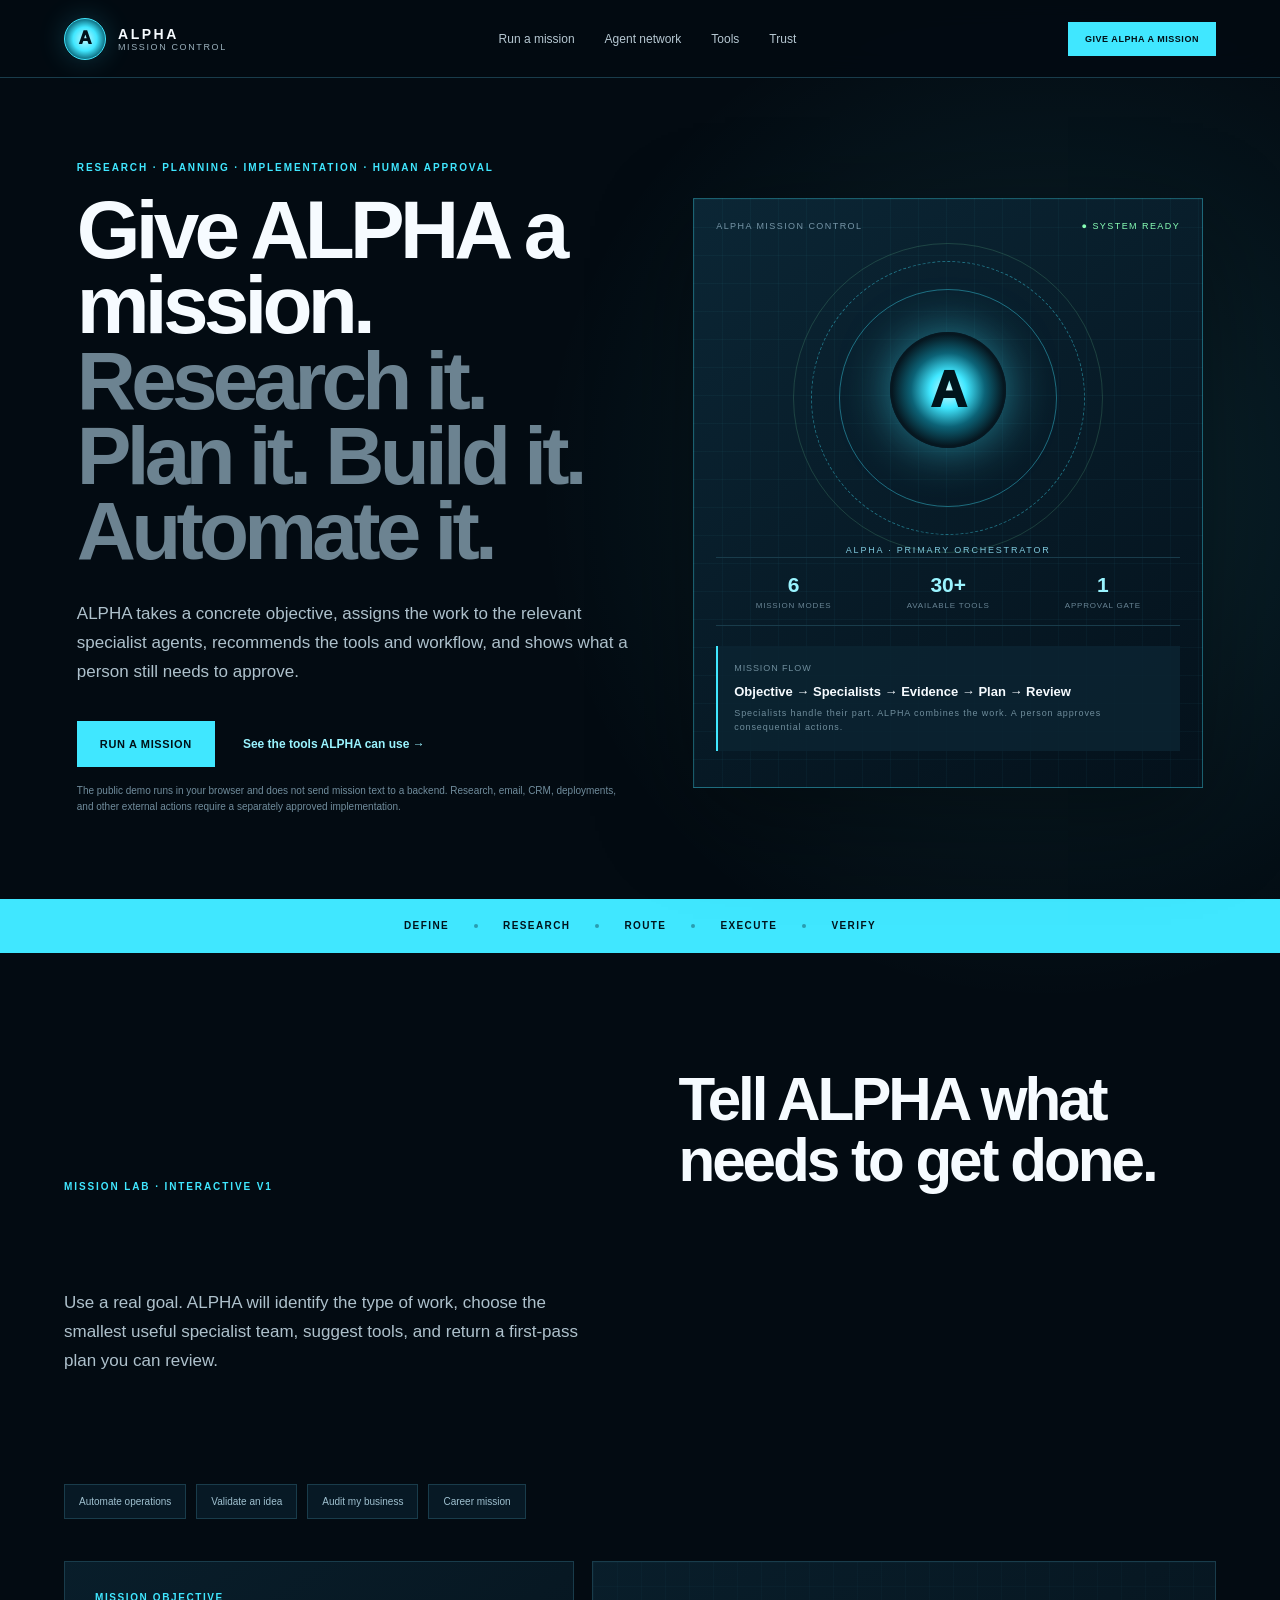
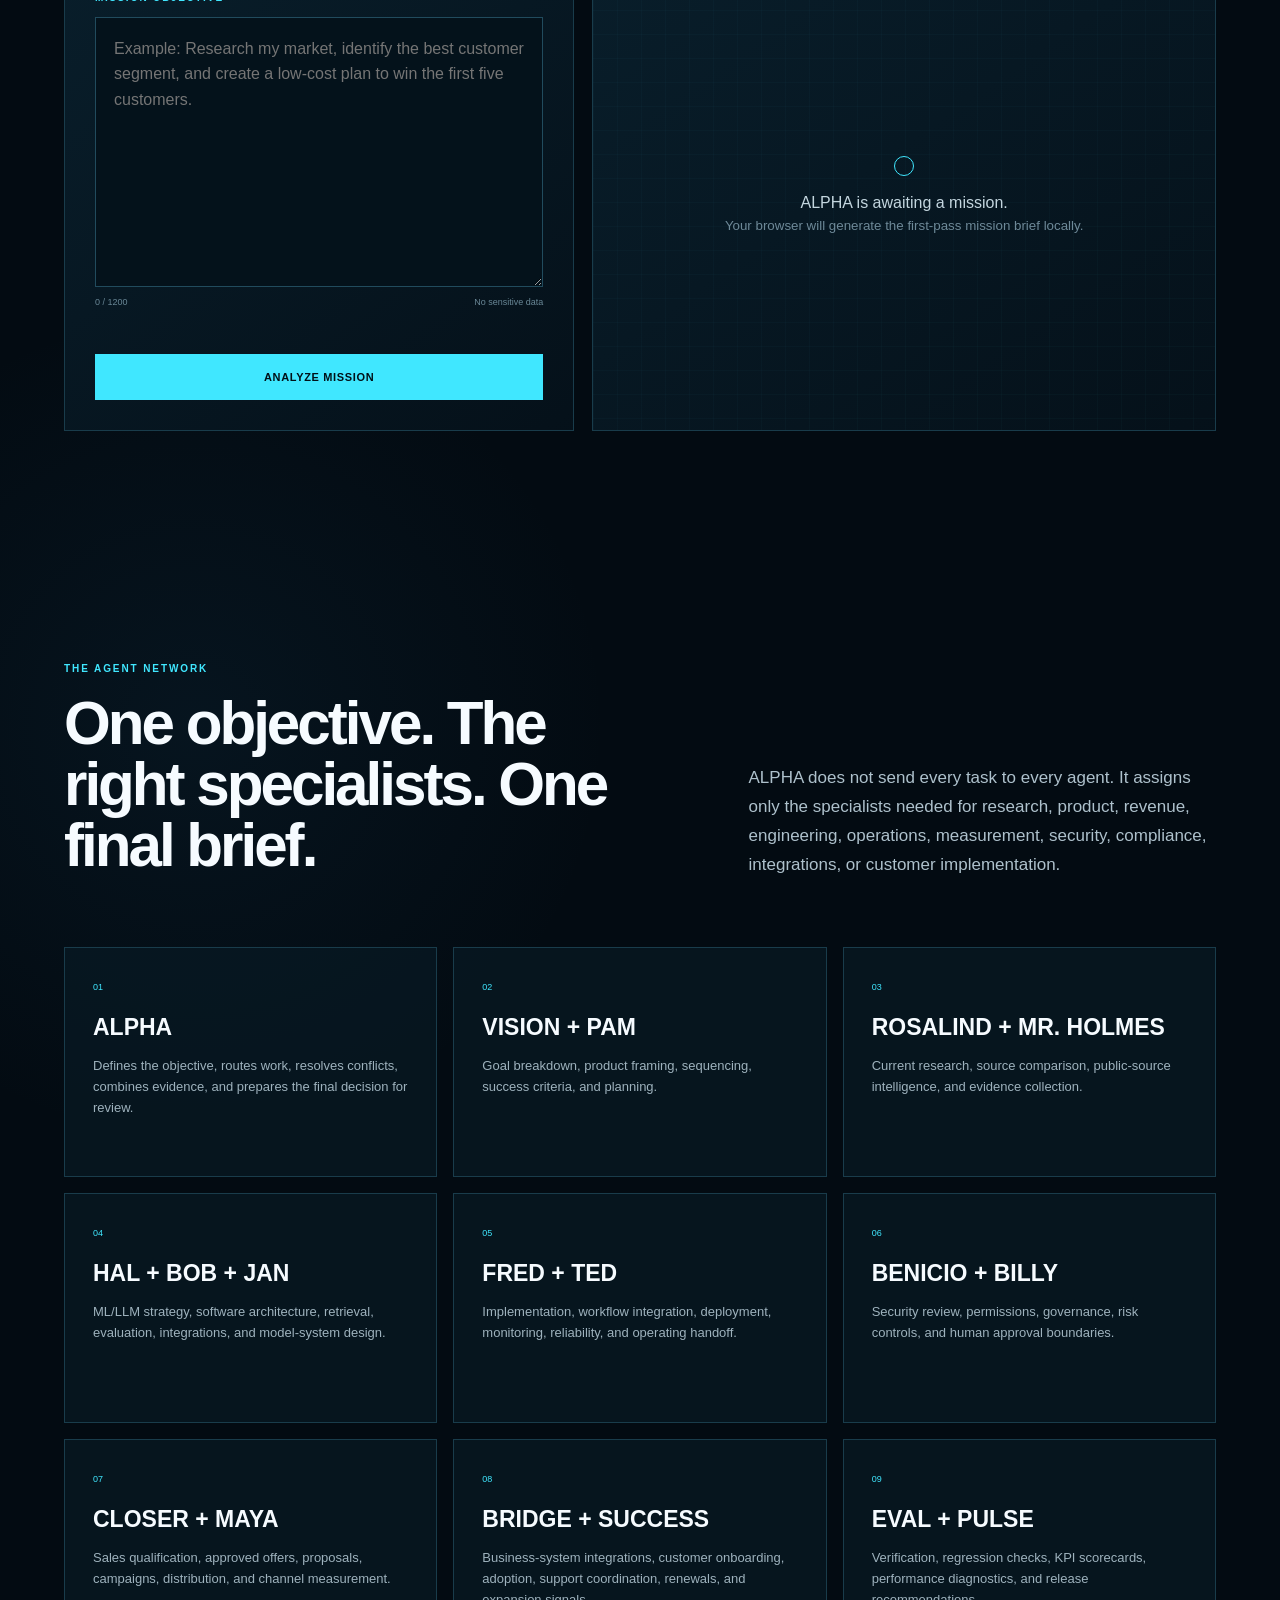
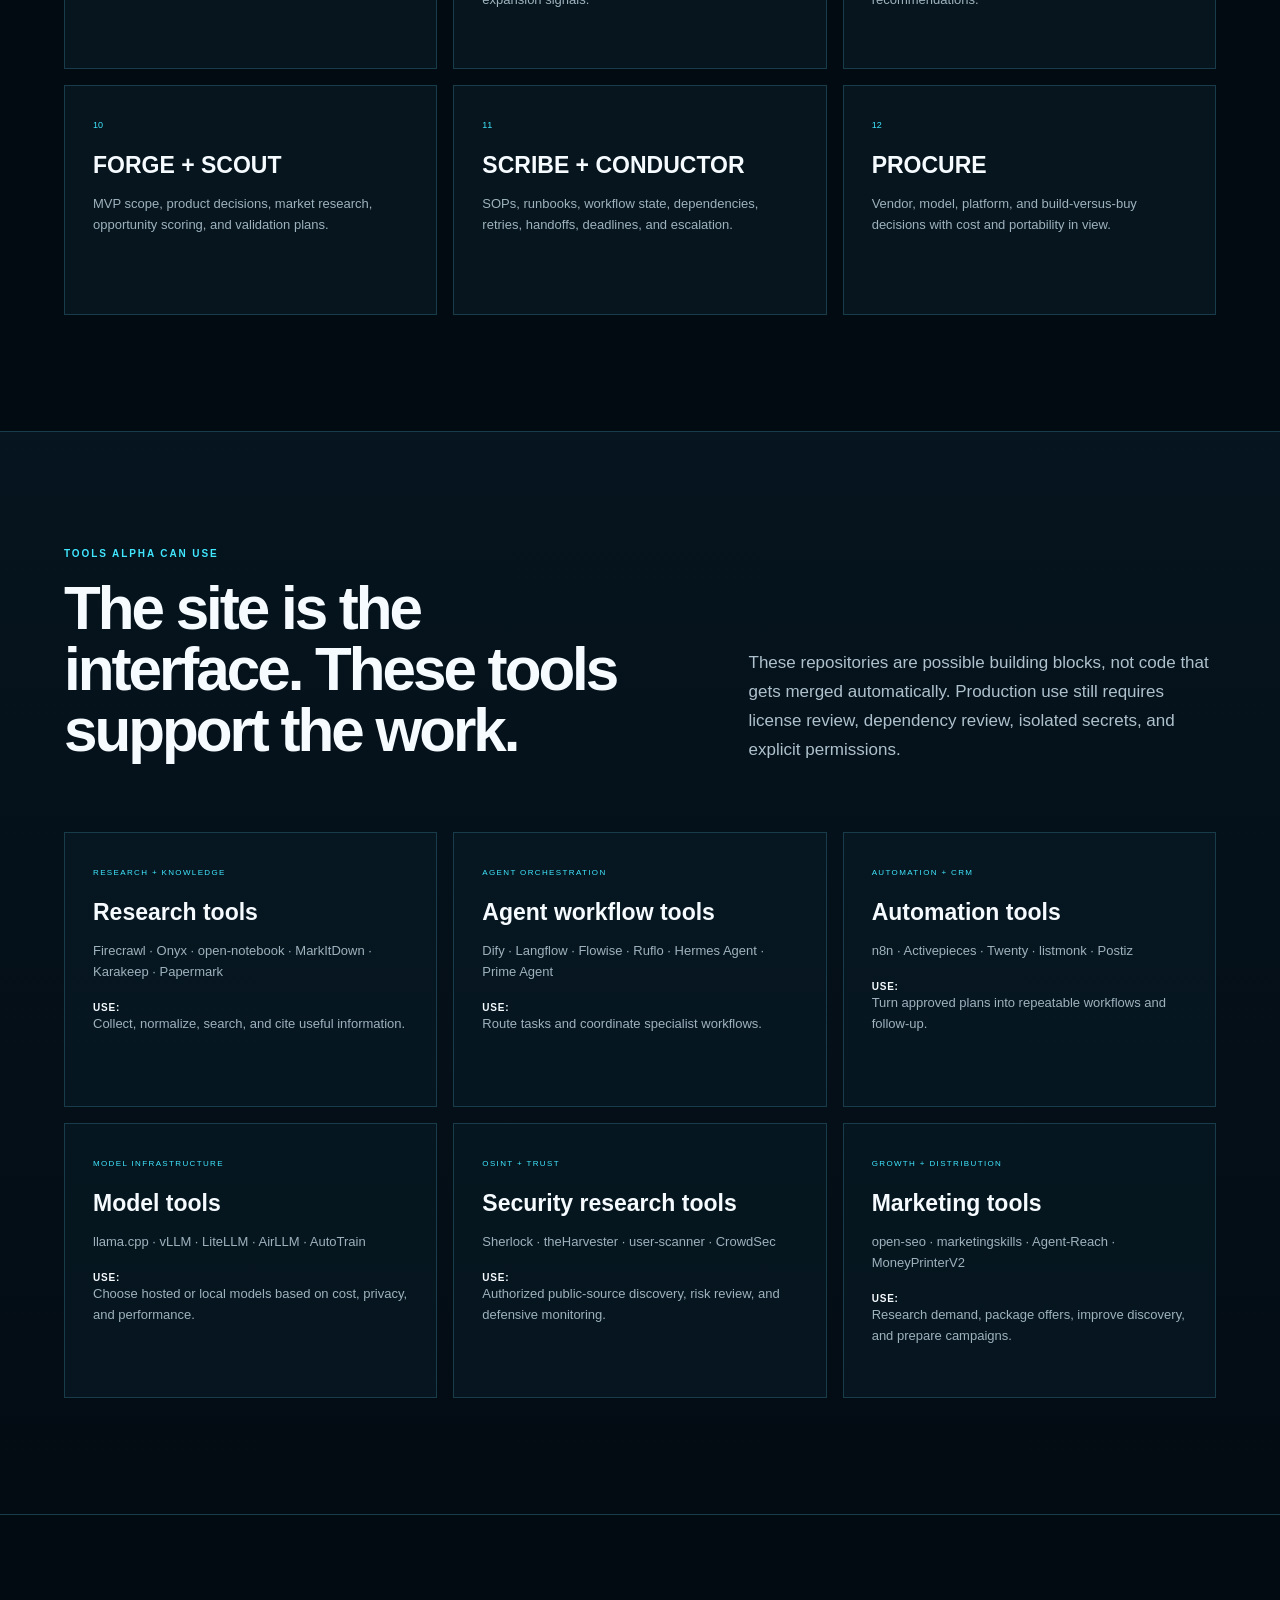
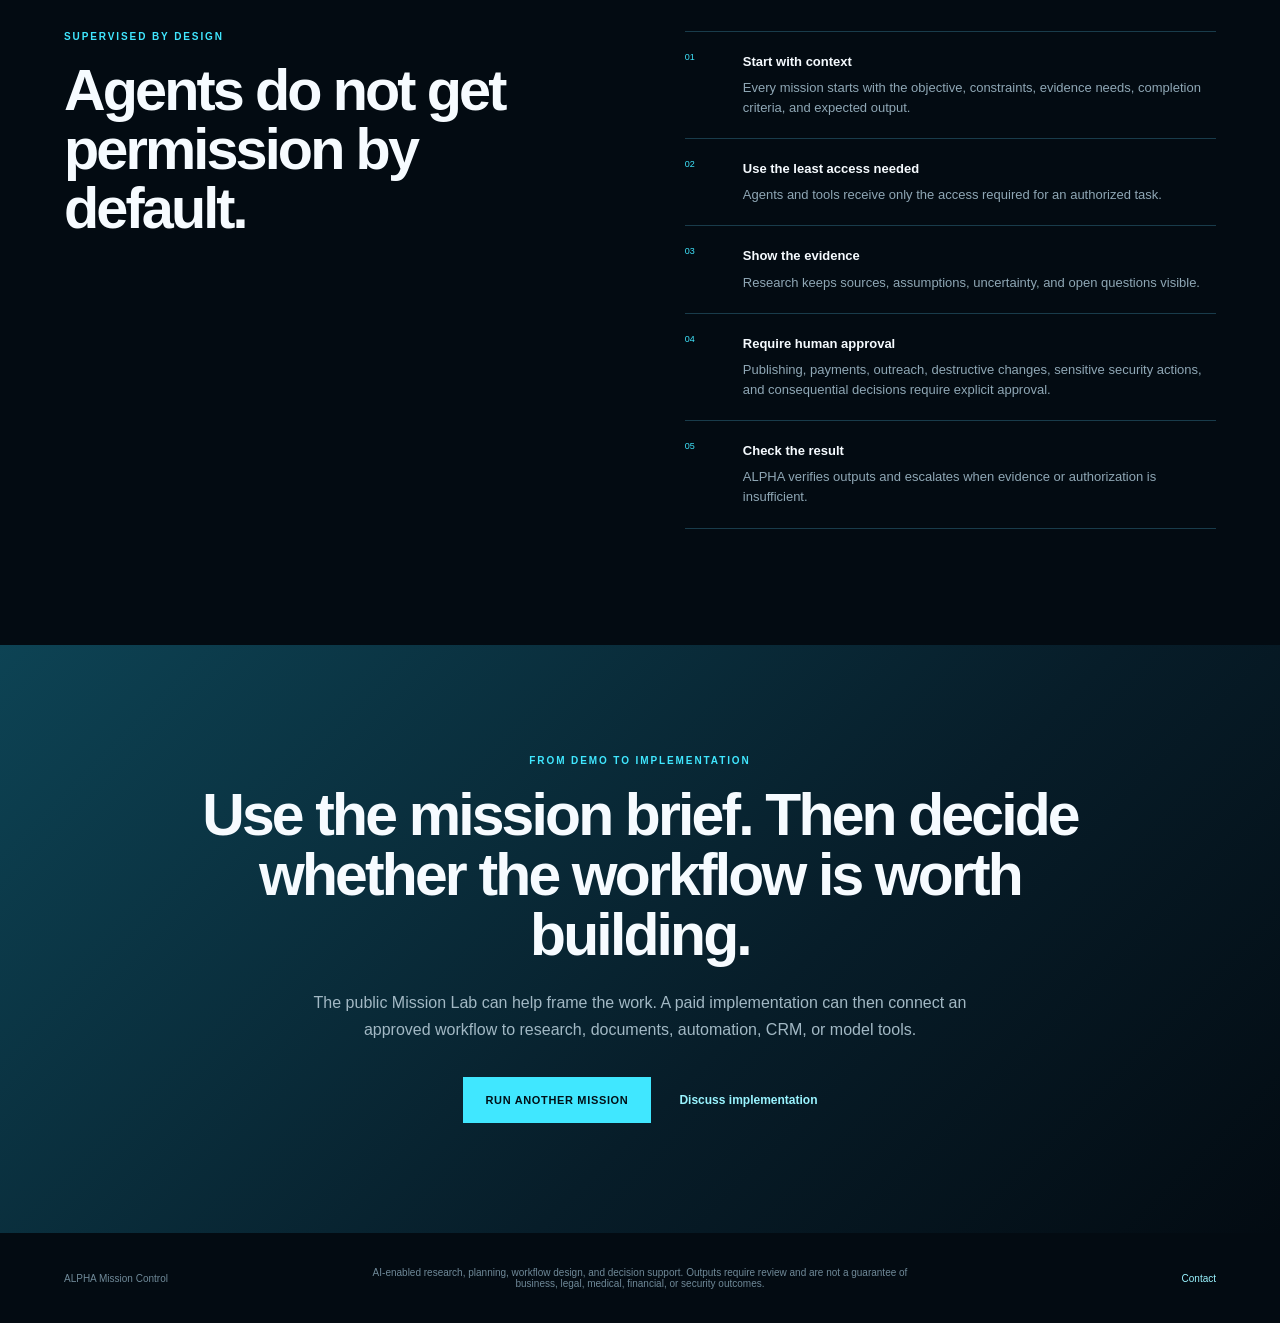
<file: index.html>
<!doctype html>
<html lang="en">
<head>
  <meta charset="utf-8">
  <meta name="viewport" content="width=device-width, initial-scale=1">
  <title>ALPHA Mission Control — Research. Plan. Build. Automate.</title>
  <meta name="description" content="Give ALPHA a concrete objective. It assigns the relevant specialists and returns a research-backed plan with clear human approval points.">
  <meta name="referrer" content="strict-origin-when-cross-origin">
  <meta http-equiv="Content-Security-Policy" content="default-src 'self'; script-src 'self'; style-src 'self'; img-src 'self' data:; font-src 'self'; connect-src 'none'; object-src 'none'; base-uri 'self'; form-action 'none'; upgrade-insecure-requests">
  <meta http-equiv="Permissions-Policy" content="camera=(), microphone=(), geolocation=(), payment=(), usb=()">
  <link rel="stylesheet" href="./styles.css">
  <script src="./script.js" defer></script>
</head>
<body>
  <header class="nav">
    <a class="brand" href="#top" aria-label="ALPHA Mission Control home">
      <span class="brand-mark">A</span>
      <span><strong>ALPHA</strong><small>MISSION CONTROL</small></span>
    </a>
    <nav aria-label="Primary navigation">
      <a href="#mission">Run a mission</a>
      <a href="#network">Agent network</a>
      <a href="#stack">Tools</a>
      <a href="#trust">Trust</a>
    </nav>
    <a class="button button-small" href="#mission">Give ALPHA a mission</a>
  </header>

  <main id="top">
    <section class="hero">
      <div class="hero-copy">
        <p class="eyebrow">Research · planning · implementation · human approval</p>
        <h1>Give ALPHA a mission. <span>Research it. Plan it. Build it. Automate it.</span></h1>
        <p class="lead">ALPHA takes a concrete objective, assigns the work to the relevant specialist agents, recommends the tools and workflow, and shows what a person still needs to approve.</p>
        <div class="actions">
          <a class="button" href="#mission">Run a mission</a>
          <a class="text-link" href="#stack">See the tools ALPHA can use →</a>
        </div>
        <p class="micro">The public demo runs in your browser and does not send mission text to a backend. Research, email, CRM, deployments, and other external actions require a separately approved implementation.</p>
      </div>

      <aside class="command" aria-label="ALPHA system overview">
        <div class="command-head"><span>ALPHA MISSION CONTROL</span><span class="online">● SYSTEM READY</span></div>
        <div class="core-wrap">
          <div class="orbit one"></div><div class="orbit two"></div><div class="orbit three"></div>
          <div class="core">A</div>
          <small>ALPHA · PRIMARY ORCHESTRATOR</small>
        </div>
        <div class="stats">
          <div><b>6</b><span>mission modes</span></div>
          <div><b>30+</b><span>available tools</span></div>
          <div><b>1</b><span>approval gate</span></div>
        </div>
        <div class="mission-card">
          <small>MISSION FLOW</small>
          <strong>Objective → Specialists → Evidence → Plan → Review</strong>
          <span>Specialists handle their part. ALPHA combines the work. A person approves consequential actions.</span>
        </div>
      </aside>
    </section>

    <div class="method" aria-label="ALPHA workflow">
      <span>Define</span><i></i><span>Research</span><i></i><span>Route</span><i></i><span>Execute</span><i></i><span>Verify</span>
    </div>

    <section class="mission-lab" id="mission">
      <div class="mission-intro">
        <p class="eyebrow">Mission Lab · interactive v1</p>
        <h2>Tell ALPHA what needs to get done.</h2>
        <p class="lead">Use a real goal. ALPHA will identify the type of work, choose the smallest useful specialist team, suggest tools, and return a first-pass plan you can review.</p>
        <div class="examples" aria-label="Mission examples">
          <button type="button" data-example="Find the highest-impact repetitive workflow in my small business and create a practical automation plan.">Automate operations</button>
          <button type="button" data-example="Research whether my new product idea solves a real problem and build a validation plan before I spend money.">Validate an idea</button>
          <button type="button" data-example="Audit my company website and public digital footprint for growth opportunities and obvious security exposure.">Audit my business</button>
          <button type="button" data-example="Turn my current skills and projects into a focused job search and outreach strategy for forward deployed engineering roles.">Career mission</button>
        </div>
      </div>

      <div class="mission-workspace">
        <form id="mission-form" class="mission-form">
          <label for="mission-text">Mission objective</label>
          <textarea id="mission-text" maxlength="1200" required placeholder="Example: Research my market, identify the best customer segment, and create a low-cost plan to win the first five customers."></textarea>
          <div class="form-meta"><span id="char-count">0 / 1200</span><span>No sensitive data</span></div>
          <button class="button" type="submit">Analyze mission</button>
        </form>

        <section id="mission-result" class="result-panel" aria-live="polite">
          <div class="result-empty">
            <span class="pulse"></span>
            <p>ALPHA is awaiting a mission.</p>
            <small>Your browser will generate the first-pass mission brief locally.</small>
          </div>
        </section>
      </div>
    </section>

    <section class="section" id="network">
      <div class="section-head">
        <div><p class="eyebrow">The agent network</p><h2>One objective. The right specialists. One final brief.</h2></div>
        <p class="lead">ALPHA does not send every task to every agent. It assigns only the specialists needed for research, product, revenue, engineering, operations, measurement, security, compliance, integrations, or customer implementation.</p>
      </div>
      <div class="network-grid">
        <article><span>01</span><h3>ALPHA</h3><p>Defines the objective, routes work, resolves conflicts, combines evidence, and prepares the final decision for review.</p></article>
        <article><span>02</span><h3>VISION + PAM</h3><p>Goal breakdown, product framing, sequencing, success criteria, and planning.</p></article>
        <article><span>03</span><h3>ROSALIND + MR. HOLMES</h3><p>Current research, source comparison, public-source intelligence, and evidence collection.</p></article>
        <article><span>04</span><h3>HAL + BOB + JAN</h3><p>ML/LLM strategy, software architecture, retrieval, evaluation, integrations, and model-system design.</p></article>
        <article><span>05</span><h3>FRED + TED</h3><p>Implementation, workflow integration, deployment, monitoring, reliability, and operating handoff.</p></article>
        <article><span>06</span><h3>BENICIO + BILLY</h3><p>Security review, permissions, governance, risk controls, and human approval boundaries.</p></article>
        <article><span>07</span><h3>CLOSER + MAYA</h3><p>Sales qualification, approved offers, proposals, campaigns, distribution, and channel measurement.</p></article>
        <article><span>08</span><h3>BRIDGE + SUCCESS</h3><p>Business-system integrations, customer onboarding, adoption, support coordination, renewals, and expansion signals.</p></article>
        <article><span>09</span><h3>EVAL + PULSE</h3><p>Verification, regression checks, KPI scorecards, performance diagnostics, and release recommendations.</p></article>
        <article><span>10</span><h3>FORGE + SCOUT</h3><p>MVP scope, product decisions, market research, opportunity scoring, and validation plans.</p></article>
        <article><span>11</span><h3>SCRIBE + CONDUCTOR</h3><p>SOPs, runbooks, workflow state, dependencies, retries, handoffs, deadlines, and escalation.</p></article>
        <article><span>12</span><h3>PROCURE</h3><p>Vendor, model, platform, and build-versus-buy decisions with cost and portability in view.</p></article>
      </div>
    </section>

    <section class="stack-section" id="stack">
      <div class="section-head">
        <div><p class="eyebrow">Tools ALPHA can use</p><h2>The site is the interface. These tools support the work.</h2></div>
        <p class="lead">These repositories are possible building blocks, not code that gets merged automatically. Production use still requires license review, dependency review, isolated secrets, and explicit permissions.</p>
      </div>
      <div class="stack-grid">
        <article><small>RESEARCH + KNOWLEDGE</small><h3>Research tools</h3><p>Firecrawl · Onyx · open-notebook · MarkItDown · Karakeep · Papermark</p><b>Use:</b><span>Collect, normalize, search, and cite useful information.</span></article>
        <article><small>AGENT ORCHESTRATION</small><h3>Agent workflow tools</h3><p>Dify · Langflow · Flowise · Ruflo · Hermes Agent · Prime Agent</p><b>Use:</b><span>Route tasks and coordinate specialist workflows.</span></article>
        <article><small>AUTOMATION + CRM</small><h3>Automation tools</h3><p>n8n · Activepieces · Twenty · listmonk · Postiz</p><b>Use:</b><span>Turn approved plans into repeatable workflows and follow-up.</span></article>
        <article><small>MODEL INFRASTRUCTURE</small><h3>Model tools</h3><p>llama.cpp · vLLM · LiteLLM · AirLLM · AutoTrain</p><b>Use:</b><span>Choose hosted or local models based on cost, privacy, and performance.</span></article>
        <article><small>OSINT + TRUST</small><h3>Security research tools</h3><p>Sherlock · theHarvester · user-scanner · CrowdSec</p><b>Use:</b><span>Authorized public-source discovery, risk review, and defensive monitoring.</span></article>
        <article><small>GROWTH + DISTRIBUTION</small><h3>Marketing tools</h3><p>open-seo · marketingskills · Agent-Reach · MoneyPrinterV2</p><b>Use:</b><span>Research demand, package offers, improve discovery, and prepare campaigns.</span></article>
      </div>
    </section>

    <section class="section principles" id="trust">
      <div><p class="eyebrow">Supervised by design</p><h2>Agents do not get permission by default.</h2></div>
      <div class="principle-list">
        <div><span>01</span><p><b>Start with context</b>Every mission starts with the objective, constraints, evidence needs, completion criteria, and expected output.</p></div>
        <div><span>02</span><p><b>Use the least access needed</b>Agents and tools receive only the access required for an authorized task.</p></div>
        <div><span>03</span><p><b>Show the evidence</b>Research keeps sources, assumptions, uncertainty, and open questions visible.</p></div>
        <div><span>04</span><p><b>Require human approval</b>Publishing, payments, outreach, destructive changes, sensitive security actions, and consequential decisions require explicit approval.</p></div>
        <div><span>05</span><p><b>Check the result</b>ALPHA verifies outputs and escalates when evidence or authorization is insufficient.</p></div>
      </div>
    </section>

    <section class="cta">
      <p class="eyebrow">From demo to implementation</p>
      <h2>Use the mission brief. Then decide whether the workflow is worth building.</h2>
      <p>The public Mission Lab can help frame the work. A paid implementation can then connect an approved workflow to research, documents, automation, CRM, or model tools.</p>
      <div class="actions center">
        <a class="button" href="#mission">Run another mission</a>
        <a class="text-link" href="mailto:darnley.weekes@gmail.com?subject=ALPHA%20Mission%20Control%20Implementation">Discuss implementation</a>
      </div>
    </section>
  </main>

  <footer>
    <span>ALPHA Mission Control</span>
    <p>AI-enabled research, planning, workflow design, and decision support. Outputs require review and are not a guarantee of business, legal, medical, financial, or security outcomes.</p>
    <a href="mailto:darnley.weekes@gmail.com">Contact</a>
  </footer>
</body>
</html>
</file>
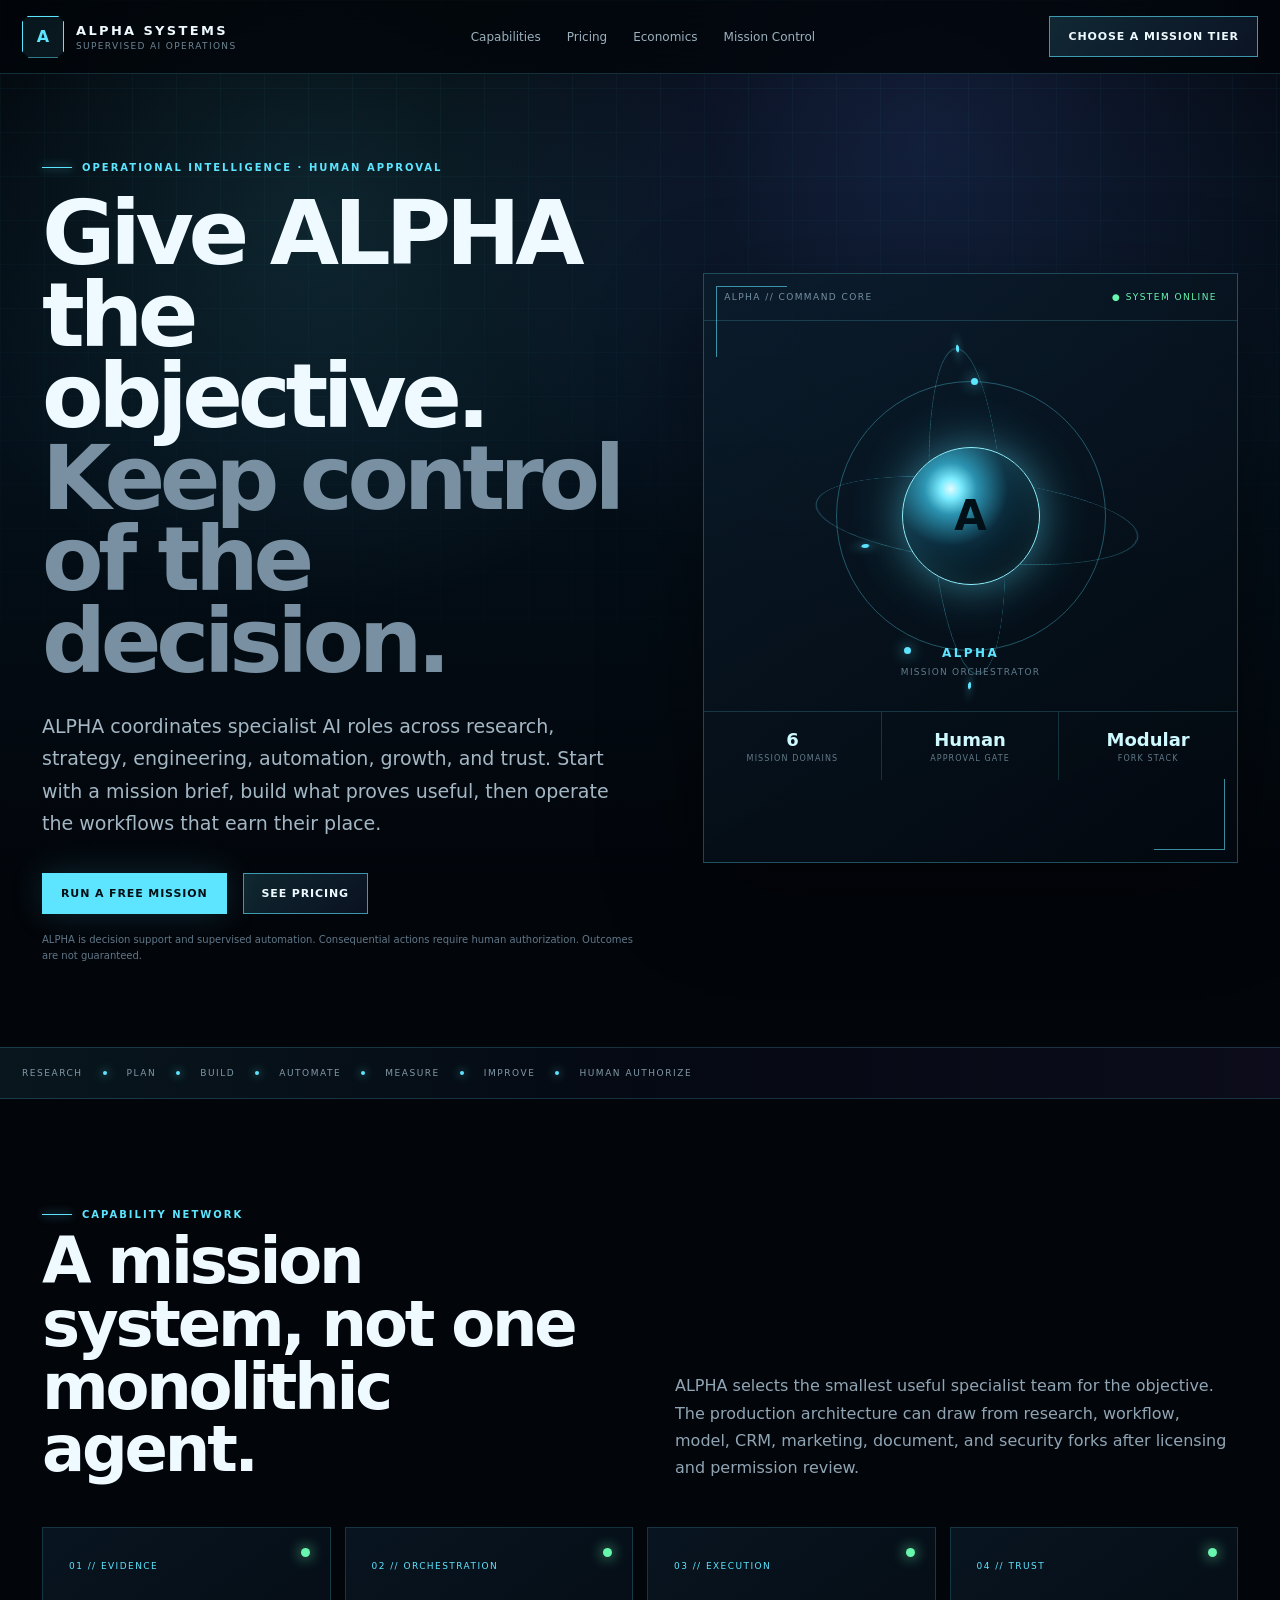
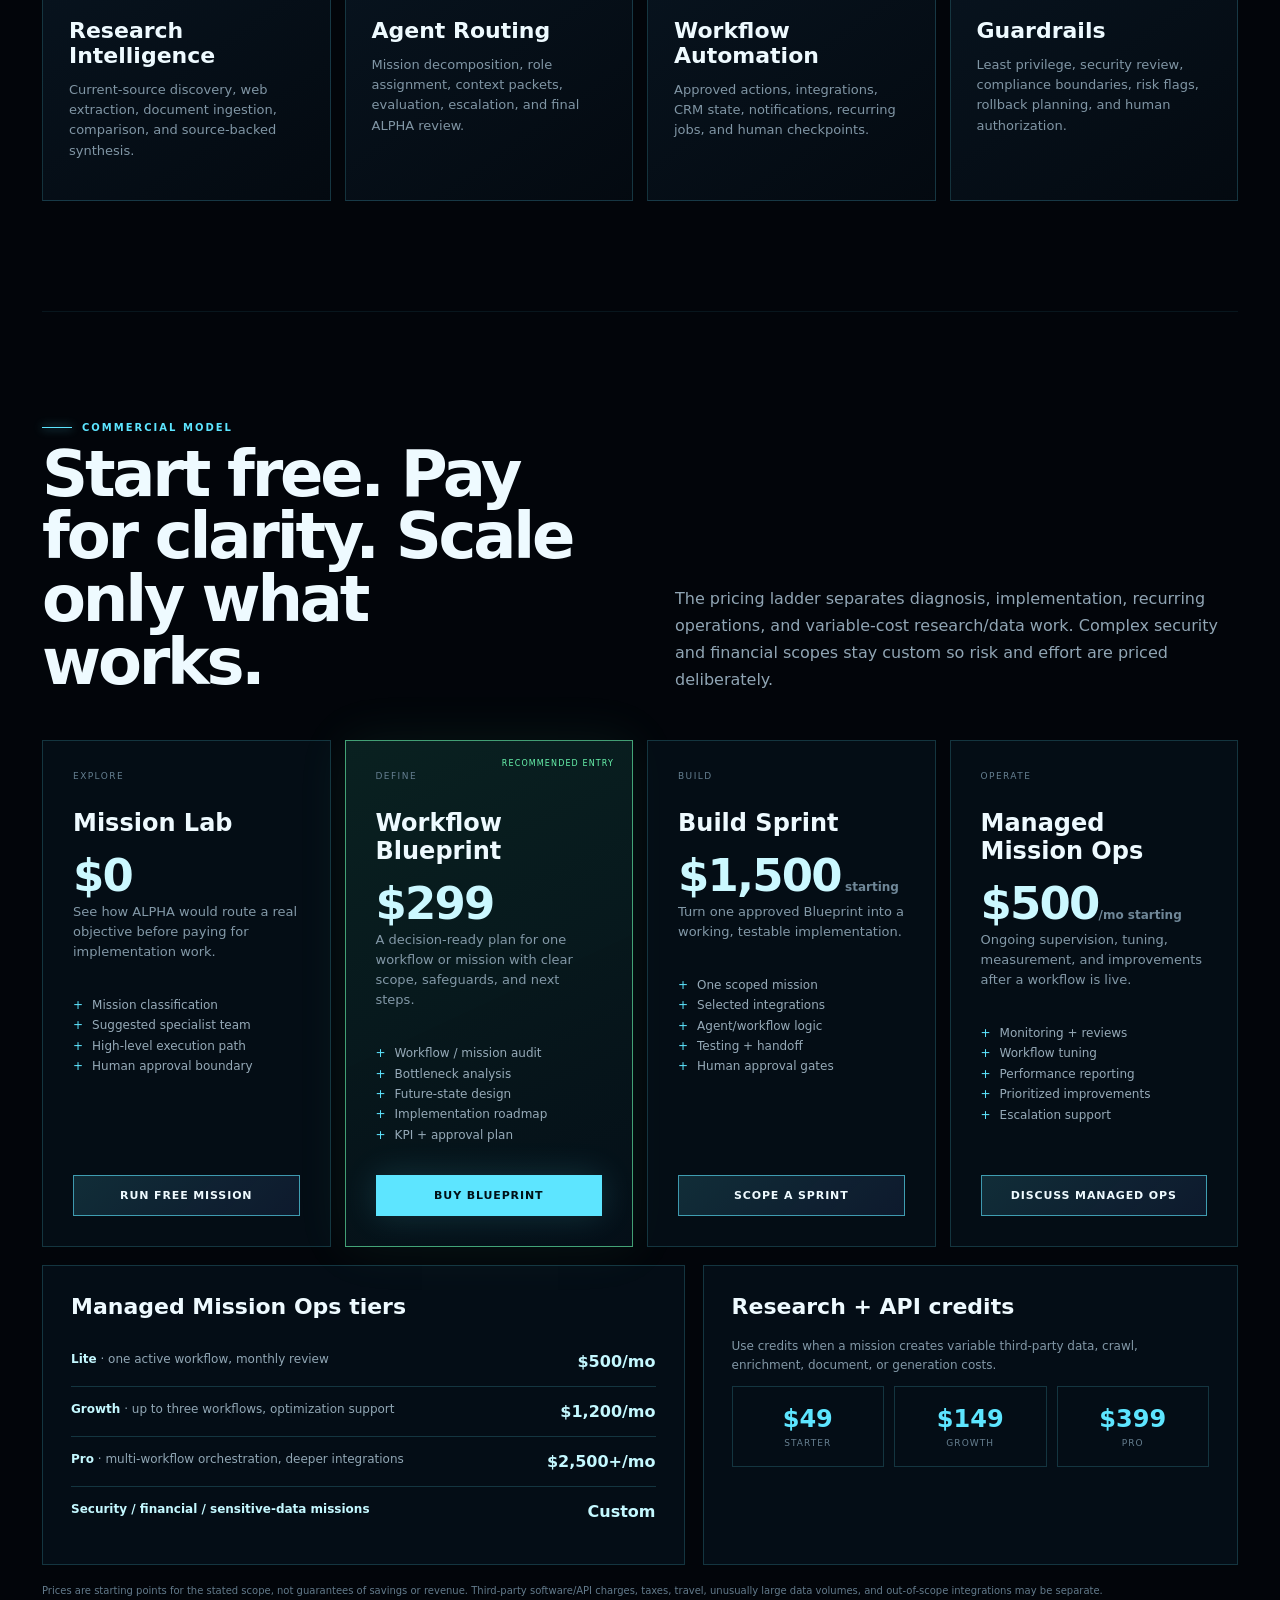
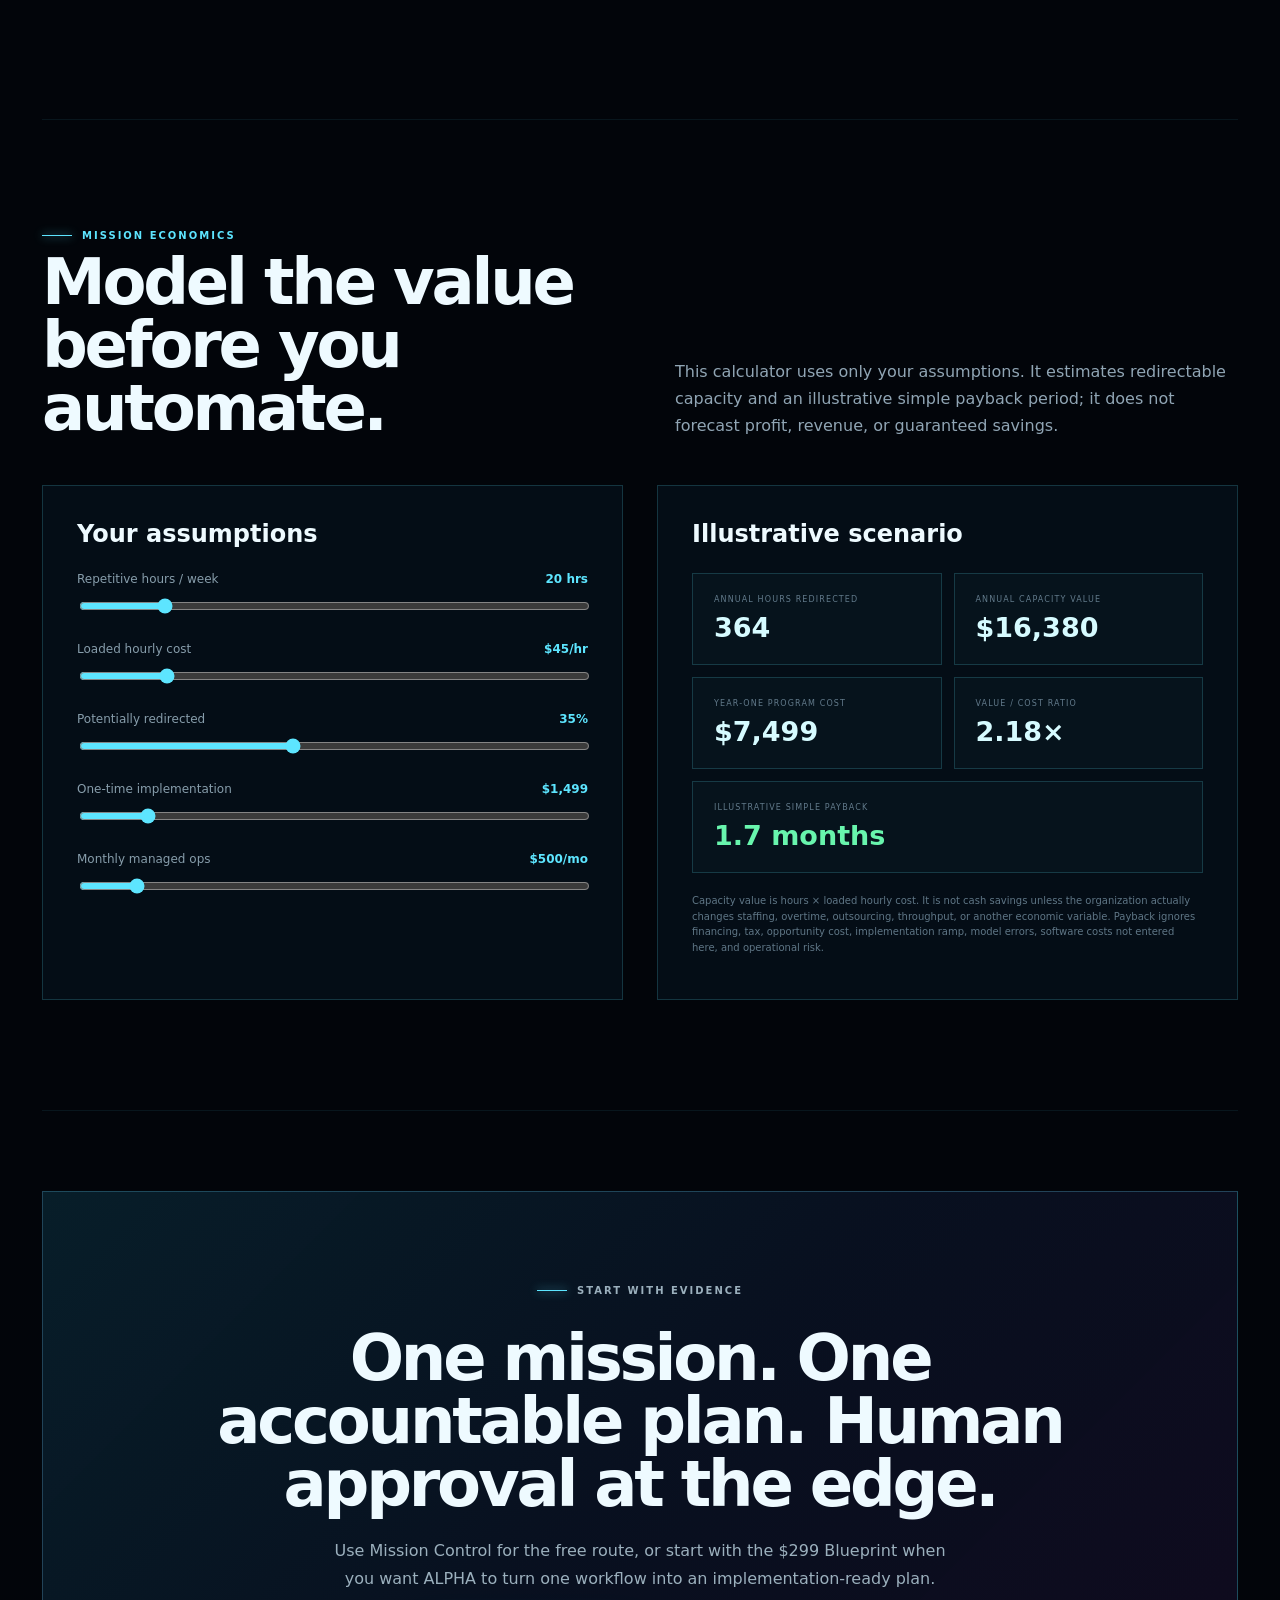
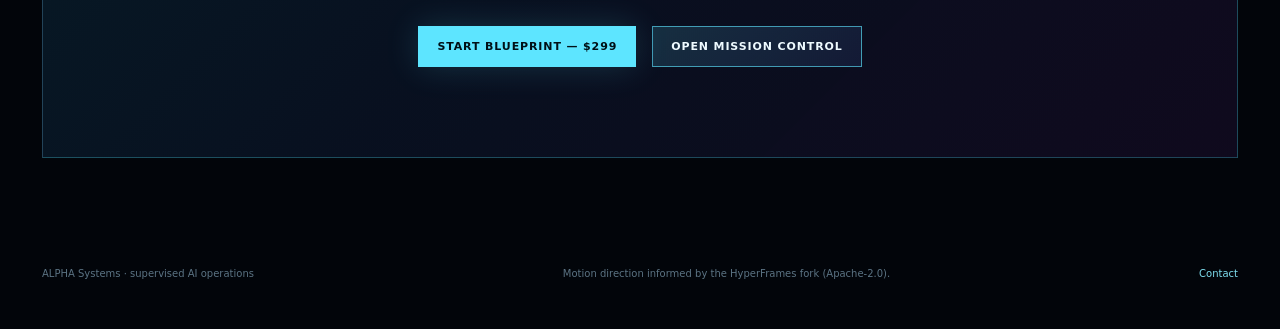
<file: alpha-systems/index.html>
<!doctype html>
<html lang="en">
<head>
  <meta charset="utf-8">
  <meta name="viewport" content="width=device-width, initial-scale=1">
  <title>ALPHA Systems — Supervised AI Operations</title>
  <meta name="description" content="ALPHA Systems turns business objectives into supervised AI missions: research, planning, implementation, automation, and managed operations.">
  <meta name="referrer" content="strict-origin-when-cross-origin">
  <meta http-equiv="Content-Security-Policy" content="default-src 'self'; style-src 'unsafe-inline'; script-src 'unsafe-inline'; img-src 'self' data:; connect-src 'none'; object-src 'none'; base-uri 'self'; form-action 'none'">
  <style>
    :root{--bg:#02050a;--panel:rgba(7,18,29,.82);--text:#eefaff;--muted:#8ba0ae;--line:rgba(93,229,255,.18);--cyan:#5de5ff;--blue:#5b84ff;--violet:#9a72ff;--green:#68f5ad;--max:1240px}
    *{box-sizing:border-box}html{scroll-behavior:smooth}body{margin:0;background:#02050a;color:var(--text);font-family:Inter,ui-sans-serif,system-ui,-apple-system,BlinkMacSystemFont,"Segoe UI",sans-serif;overflow-x:hidden}a{color:inherit;text-decoration:none}button,input{font:inherit}
    .space{position:fixed;inset:0;z-index:-3;background:radial-gradient(circle at 72% 16%,rgba(91,132,255,.18),transparent 30rem),radial-gradient(circle at 25% 24%,rgba(93,229,255,.12),transparent 25rem),linear-gradient(180deg,#02050a,#04101a 48%,#02050a)}
    .grid{position:fixed;inset:0;z-index:-2;background-image:linear-gradient(rgba(93,229,255,.038) 1px,transparent 1px),linear-gradient(90deg,rgba(93,229,255,.038) 1px,transparent 1px);background-size:44px 44px;mask-image:linear-gradient(to bottom,#000,rgba(0,0,0,.22) 75%,transparent)}
    .scan{position:fixed;left:0;right:0;top:0;height:1px;z-index:-1;background:linear-gradient(90deg,transparent,var(--cyan),transparent);opacity:.22;animation:scan 9s linear infinite}@keyframes scan{to{transform:translateY(100vh)}}
    .nav{position:sticky;top:0;z-index:30;height:74px;display:flex;align-items:center;justify-content:space-between;padding:0 max(22px,calc((100vw - var(--max))/2));border-bottom:1px solid var(--line);background:rgba(2,5,10,.8);backdrop-filter:blur(18px)}
    .brand{display:flex;align-items:center;gap:12px}.mark{width:42px;height:42px;display:grid;place-items:center;clip-path:polygon(15% 0,85% 0,100% 15%,100% 85%,85% 100%,15% 100%,0 85%,0 15%);border:1px solid var(--cyan);background:rgba(93,229,255,.08);box-shadow:0 0 25px rgba(93,229,255,.15);color:var(--cyan);font-weight:900}.brand span:last-child{display:flex;flex-direction:column}.brand strong{font-size:13px;letter-spacing:.18em}.brand small{font-size:9px;letter-spacing:.15em;color:#6f8594;margin-top:3px}.navlinks{display:flex;gap:26px;color:#9cb0bd;font-size:12px}.button{display:inline-flex;align-items:center;justify-content:center;padding:13px 18px;border:1px solid rgba(93,229,255,.62);background:linear-gradient(135deg,rgba(93,229,255,.15),rgba(91,132,255,.1));font-size:11px;font-weight:850;text-transform:uppercase;letter-spacing:.08em}.button.primary{background:var(--cyan);border-color:var(--cyan);color:#001016;box-shadow:0 0 34px rgba(93,229,255,.16)}
    main{max-width:var(--max);margin:auto;padding:0 22px}.hero{min-height:760px;display:grid;grid-template-columns:1.05fr .95fr;gap:70px;align-items:center;padding:88px 0 74px}.eyebrow{display:flex;align-items:center;gap:10px;color:var(--cyan);font-size:10px;font-weight:900;letter-spacing:.2em;text-transform:uppercase}.eyebrow:before{content:"";width:30px;height:1px;background:var(--cyan);box-shadow:0 0 10px var(--cyan)}h1,h2,h3,p{margin-top:0}h1{font-size:clamp(56px,7vw,100px);line-height:.91;letter-spacing:-.06em;margin:20px 0 28px}h1 span{display:block;color:#7890a1}.lead{max-width:650px;color:#a3b7c4;font-size:19px;line-height:1.7}.actions{display:flex;gap:16px;flex-wrap:wrap;margin-top:34px}.micro{font-size:10px;line-height:1.55;color:#607889;margin-top:18px}
    .console{position:relative;min-height:590px;border:1px solid rgba(93,229,255,.28);background:linear-gradient(145deg,rgba(11,29,44,.8),rgba(3,9,16,.9));box-shadow:0 28px 90px rgba(0,0,0,.44);overflow:hidden}.console:before,.console:after{content:"";position:absolute;width:70px;height:70px;opacity:.6}.console:before{left:12px;top:12px;border-left:1px solid var(--cyan);border-top:1px solid var(--cyan)}.console:after{right:12px;bottom:12px;border-right:1px solid var(--cyan);border-bottom:1px solid var(--cyan)}.console-head{display:flex;justify-content:space-between;padding:18px 20px;border-bottom:1px solid var(--line);font-size:9px;letter-spacing:.16em;color:#7591a3}.online{color:var(--green)}.stage{height:390px;position:relative;display:grid;place-items:center;perspective:800px}.glow{position:absolute;width:280px;height:280px;border-radius:50%;background:radial-gradient(circle,rgba(93,229,255,.16),transparent 62%);animation:pulse 3.8s ease-in-out infinite}@keyframes pulse{50%{transform:scale(1.08);opacity:.55}}.ring{position:absolute;border:1px solid rgba(93,229,255,.33);border-radius:50%;animation:spin 18s linear infinite}.r1{width:270px;height:270px}.r2{width:330px;height:170px;transform:rotateX(62deg) rotateZ(16deg);animation-duration:24s}.r3{width:170px;height:330px;transform:rotateY(65deg) rotateZ(-12deg);animation-direction:reverse;animation-duration:20s}@keyframes spin{to{rotate:360deg}}.ring:before,.ring:after{content:"";position:absolute;width:7px;height:7px;border-radius:50%;background:var(--cyan);box-shadow:0 0 14px var(--cyan)}.ring:before{top:-4px;left:50%}.ring:after{bottom:-4px;left:25%}.core{position:relative;z-index:2;width:138px;height:138px;border-radius:50%;display:grid;place-items:center;background:radial-gradient(circle at 35% 30%,#e4fbff,#7cecff 8%,#2b92b0 20%,#0b2c3d 44%,#041019 72%);border:1px solid #8ff1ff;box-shadow:0 0 35px rgba(93,229,255,.38),inset 0 0 34px rgba(93,229,255,.2);font-size:42px;font-weight:900;color:#001016}.label{position:absolute;bottom:34px;text-align:center}.label strong{display:block;color:var(--cyan);letter-spacing:.2em;font-size:12px}.label small{display:block;margin-top:7px;color:#617b8b;font-size:9px;letter-spacing:.14em}.telemetry{display:grid;grid-template-columns:repeat(3,1fr);border-top:1px solid var(--line)}.telemetry div{padding:17px;text-align:center;border-right:1px solid var(--line)}.telemetry div:last-child{border-right:0}.telemetry b{display:block;color:#cef9ff;font-size:18px}.telemetry span{display:block;margin-top:4px;color:#627a8a;font-size:8px;letter-spacing:.14em;text-transform:uppercase}
    .rail{height:52px;margin:0 calc(50% - 50vw);padding:0 max(22px,calc((100vw - var(--max))/2));display:flex;align-items:center;gap:20px;border-block:1px solid rgba(93,229,255,.18);background:linear-gradient(90deg,rgba(93,229,255,.08),rgba(91,132,255,.04),rgba(154,114,255,.07));white-space:nowrap;overflow:hidden}.rail span{font-size:9px;letter-spacing:.17em;text-transform:uppercase;color:#8199a8}.rail i{width:4px;height:4px;border-radius:50%;background:var(--cyan);box-shadow:0 0 10px var(--cyan)}
    .section{padding:110px 0;border-bottom:1px solid rgba(93,229,255,.08)}.section-head{display:grid;grid-template-columns:1fr 1fr;gap:70px;align-items:end;margin-bottom:46px}h2{font-size:clamp(42px,5vw,70px);line-height:.98;letter-spacing:-.05em;margin-bottom:0}.section-head>p{color:#90a5b4;line-height:1.7;margin:0}.cap-grid{display:grid;grid-template-columns:repeat(4,1fr);gap:14px}.cap{min-height:220px;padding:26px;border:1px solid var(--line);background:linear-gradient(145deg,rgba(10,24,37,.8),rgba(5,12,20,.72));position:relative}.cap small{font-size:9px;letter-spacing:.16em;color:var(--cyan)}.cap h3{font-size:22px;margin:45px 0 12px}.cap p{color:#8096a5;line-height:1.55;font-size:13px}.node{position:absolute;right:20px;top:20px;width:9px;height:9px;border-radius:50%;background:var(--green);box-shadow:0 0 14px var(--green)}
    .pricing{display:grid;grid-template-columns:repeat(4,1fr);gap:14px}.price-card{min-height:430px;padding:30px;border:1px solid var(--line);background:rgba(6,16,25,.82);display:flex;flex-direction:column;position:relative}.price-card.featured{border-color:rgba(104,245,173,.62);background:linear-gradient(155deg,rgba(13,44,42,.72),rgba(5,17,26,.88));box-shadow:0 0 50px rgba(104,245,173,.08)}.badge{position:absolute;right:18px;top:18px;color:var(--green);font-size:8px;letter-spacing:.14em;text-transform:uppercase}.price-card small{color:#668092;font-size:9px;letter-spacing:.16em;text-transform:uppercase}.price-card h3{font-size:24px;margin:28px 0 12px}.price{font-size:45px;letter-spacing:-.04em;font-weight:900;color:#cbf8ff}.price span{font-size:12px;color:#6f8798;font-weight:600;letter-spacing:0}.price-card p{color:#8399a8;line-height:1.55;font-size:13px}.price-card ul{padding:0;margin:20px 0 30px;list-style:none;color:#96aab8;font-size:12px;line-height:1.7}.price-card li:before{content:"+";color:var(--cyan);margin-right:9px}.price-card .button{margin-top:auto;width:100%}.pricing-note{margin-top:18px;color:#637b8c;font-size:10px;line-height:1.6}.subtiers{display:grid;grid-template-columns:1.2fr 1fr;gap:18px;margin-top:18px}.panel{padding:28px;border:1px solid var(--line);background:rgba(6,17,27,.74)}.panel h3{font-size:22px;margin-bottom:18px}.tier{display:grid;grid-template-columns:1fr auto;gap:16px;padding:15px 0;border-top:1px solid var(--line)}.tier:first-of-type{border-top:0}.tier span{color:#91a7b5;font-size:12px}.tier b{color:#c4f8ff}.credits{display:grid;grid-template-columns:repeat(3,1fr);gap:10px}.credit{padding:18px;border:1px solid var(--line);text-align:center}.credit b{font-size:24px;color:var(--cyan)}.credit span{display:block;font-size:9px;color:#667f90;margin-top:5px;text-transform:uppercase;letter-spacing:.12em}
    .economics{display:grid;grid-template-columns:1fr 1fr;gap:34px}.calc,.results-panel{padding:34px;border:1px solid var(--line);background:rgba(5,16,26,.82)}.calc h3,.results-panel h3{font-size:24px}.control{margin:24px 0}.control label{display:flex;justify-content:space-between;color:#879dab;font-size:12px;margin-bottom:10px}.control strong{color:var(--cyan)}input[type=range]{width:100%;accent-color:var(--cyan)}.metrics{display:grid;grid-template-columns:1fr 1fr;gap:12px;margin-top:25px}.metric{padding:21px;border:1px solid var(--line);background:rgba(93,229,255,.025)}.metric small{display:block;color:#627a8b;font-size:8px;letter-spacing:.14em;text-transform:uppercase}.metric strong{display:block;color:#d6fbff;font-size:27px;margin-top:8px}.metric.full{grid-column:1/-1}.metric.full strong{color:var(--green)}.disclaimer{font-size:10px;color:#5f7686;line-height:1.55;margin-top:20px}
    .cta{position:relative;overflow:hidden;margin:80px 0;padding:90px 50px;border:1px solid rgba(93,229,255,.26);background:linear-gradient(135deg,rgba(13,58,75,.48),rgba(15,25,50,.55),rgba(32,17,54,.45));text-align:center}.cta:before{content:"";position:absolute;inset:0;background:linear-gradient(110deg,transparent 35%,rgba(93,229,255,.07) 50%,transparent 65%);transform:translateX(-100%);animation:sweep 7s ease-in-out infinite}@keyframes sweep{55%,100%{transform:translateX(100%)}}.cta h2{max-width:850px;margin:0 auto 22px}.cta p{max-width:620px;margin:0 auto 28px;color:#9bb0bd;line-height:1.7}.footer{display:flex;justify-content:space-between;gap:30px;padding:30px 0 50px;color:#5b7383;font-size:10px}.footer a{color:#7fdff0}
    @media(max-width:1000px){.navlinks{display:none}.hero{grid-template-columns:1fr;gap:35px}.section-head{grid-template-columns:1fr;gap:25px}.cap-grid,.pricing{grid-template-columns:1fr 1fr}.economics,.subtiers{grid-template-columns:1fr}}
    @media(max-width:650px){.hero{padding-top:62px}.hero h1{font-size:56px}.cap-grid,.pricing,.metrics,.credits{grid-template-columns:1fr}.metric.full{grid-column:auto}.stage{transform:scale(.84);margin-inline:-34px}.section{padding:82px 0}.cta{padding:64px 22px}.footer{flex-direction:column}.rail{gap:13px}}
    @media(prefers-reduced-motion:reduce){*,*:before,*:after{animation-duration:.001ms!important;animation-iteration-count:1!important;scroll-behavior:auto!important}}
  </style>
</head>
<body>
  <div class="space"></div><div class="grid"></div><div class="scan"></div>
  <header class="nav"><a class="brand" href="#top"><span class="mark">A</span><span><strong>ALPHA SYSTEMS</strong><small>SUPERVISED AI OPERATIONS</small></span></a><nav class="navlinks"><a href="#capabilities">Capabilities</a><a href="#pricing">Pricing</a><a href="#economics">Economics</a><a href="../">Mission Control</a></nav><a class="button" href="#pricing">Choose a mission tier</a></header>
  <main id="top">
    <section class="hero">
      <div><p class="eyebrow">Operational intelligence · human approval</p><h1>Give ALPHA the objective. <span>Keep control of the decision.</span></h1><p class="lead">ALPHA coordinates specialist AI roles across research, strategy, engineering, automation, growth, and trust. Start with a mission brief, build what proves useful, then operate the workflows that earn their place.</p><div class="actions"><a class="button primary" href="../#mission">Run a free mission</a><a class="button" href="#pricing">See pricing</a></div><p class="micro">ALPHA is decision support and supervised automation. Consequential actions require human authorization. Outcomes are not guaranteed.</p></div>
      <div class="console" aria-label="ALPHA command core animation"><div class="console-head"><span>ALPHA // COMMAND CORE</span><span class="online">● SYSTEM ONLINE</span></div><div class="stage"><div class="glow"></div><div class="ring r1"></div><div class="ring r2"></div><div class="ring r3"></div><div class="core">A</div><div class="label"><strong>ALPHA</strong><small>MISSION ORCHESTRATOR</small></div></div><div class="telemetry"><div><b>6</b><span>mission domains</span></div><div><b>Human</b><span>approval gate</span></div><div><b>Modular</b><span>fork stack</span></div></div></div>
    </section>
    <div class="rail"><span>Research</span><i></i><span>Plan</span><i></i><span>Build</span><i></i><span>Automate</span><i></i><span>Measure</span><i></i><span>Improve</span><i></i><span>Human authorize</span></div>

    <section class="section" id="capabilities"><div class="section-head"><div><p class="eyebrow">Capability network</p><h2>A mission system, not one monolithic agent.</h2></div><p>ALPHA selects the smallest useful specialist team for the objective. The production architecture can draw from research, workflow, model, CRM, marketing, document, and security forks after licensing and permission review.</p></div><div class="cap-grid"><article class="cap"><span class="node"></span><small>01 // EVIDENCE</small><h3>Research Intelligence</h3><p>Current-source discovery, web extraction, document ingestion, comparison, and source-backed synthesis.</p></article><article class="cap"><span class="node"></span><small>02 // ORCHESTRATION</small><h3>Agent Routing</h3><p>Mission decomposition, role assignment, context packets, evaluation, escalation, and final ALPHA review.</p></article><article class="cap"><span class="node"></span><small>03 // EXECUTION</small><h3>Workflow Automation</h3><p>Approved actions, integrations, CRM state, notifications, recurring jobs, and human checkpoints.</p></article><article class="cap"><span class="node"></span><small>04 // TRUST</small><h3>Guardrails</h3><p>Least privilege, security review, compliance boundaries, risk flags, rollback planning, and human authorization.</p></article></div></section>

    <section class="section" id="pricing"><div class="section-head"><div><p class="eyebrow">Commercial model</p><h2>Start free. Pay for clarity. Scale only what works.</h2></div><p>The pricing ladder separates diagnosis, implementation, recurring operations, and variable-cost research/data work. Complex security and financial scopes stay custom so risk and effort are priced deliberately.</p></div>
      <div class="pricing">
        <article class="price-card"><small>Explore</small><h3>Mission Lab</h3><div class="price">$0</div><p>See how ALPHA would route a real objective before paying for implementation work.</p><ul><li>Mission classification</li><li>Suggested specialist team</li><li>High-level execution path</li><li>Human approval boundary</li></ul><a class="button" href="../#mission">Run free mission</a></article>
        <article class="price-card featured"><span class="badge">Recommended entry</span><small>Define</small><h3>Workflow Blueprint</h3><div class="price">$299</div><p>A decision-ready plan for one workflow or mission with clear scope, safeguards, and next steps.</p><ul><li>Workflow / mission audit</li><li>Bottleneck analysis</li><li>Future-state design</li><li>Implementation roadmap</li><li>KPI + approval plan</li></ul><a class="button primary" href="https://book.stripe.com/dRm6oB0ftgVq1001zr48003">Buy blueprint</a></article>
        <article class="price-card"><small>Build</small><h3>Build Sprint</h3><div class="price">$1,500<span> starting</span></div><p>Turn one approved Blueprint into a working, testable implementation.</p><ul><li>One scoped mission</li><li>Selected integrations</li><li>Agent/workflow logic</li><li>Testing + handoff</li><li>Human approval gates</li></ul><a class="button" href="mailto:darnley.weekes@gmail.com?subject=ALPHA%20Build%20Sprint">Scope a sprint</a></article>
        <article class="price-card"><small>Operate</small><h3>Managed Mission Ops</h3><div class="price">$500<span>/mo starting</span></div><p>Ongoing supervision, tuning, measurement, and improvements after a workflow is live.</p><ul><li>Monitoring + reviews</li><li>Workflow tuning</li><li>Performance reporting</li><li>Prioritized improvements</li><li>Escalation support</li></ul><a class="button" href="mailto:darnley.weekes@gmail.com?subject=ALPHA%20Managed%20Mission%20Ops">Discuss managed ops</a></article>
      </div>
      <div class="subtiers"><article class="panel"><h3>Managed Mission Ops tiers</h3><div class="tier"><span><b>Lite</b> · one active workflow, monthly review</span><b>$500/mo</b></div><div class="tier"><span><b>Growth</b> · up to three workflows, optimization support</span><b>$1,200/mo</b></div><div class="tier"><span><b>Pro</b> · multi-workflow orchestration, deeper integrations</span><b>$2,500+/mo</b></div><div class="tier"><span><b>Security / financial / sensitive-data missions</b></span><b>Custom</b></div></article><article class="panel"><h3>Research + API credits</h3><p style="color:#8298a7;font-size:12px;line-height:1.55">Use credits when a mission creates variable third-party data, crawl, enrichment, document, or generation costs.</p><div class="credits"><div class="credit"><b>$49</b><span>Starter</span></div><div class="credit"><b>$149</b><span>Growth</span></div><div class="credit"><b>$399</b><span>Pro</span></div></div></article></div>
      <p class="pricing-note">Prices are starting points for the stated scope, not guarantees of savings or revenue. Third-party software/API charges, taxes, travel, unusually large data volumes, and out-of-scope integrations may be separate.</p>
    </section>

    <section class="section" id="economics"><div class="section-head"><div><p class="eyebrow">Mission economics</p><h2>Model the value before you automate.</h2></div><p>This calculator uses only your assumptions. It estimates redirectable capacity and an illustrative simple payback period; it does not forecast profit, revenue, or guaranteed savings.</p></div><div class="economics"><div class="calc"><h3>Your assumptions</h3><div class="control"><label><span>Repetitive hours / week</span><strong id="hoursOut">20 hrs</strong></label><input id="hours" type="range" min="5" max="100" value="20"></div><div class="control"><label><span>Loaded hourly cost</span><strong id="costOut">$45/hr</strong></label><input id="cost" type="range" min="20" max="175" step="5" value="45"></div><div class="control"><label><span>Potentially redirected</span><strong id="rateOut">35%</strong></label><input id="rate" type="range" min="10" max="70" step="5" value="35"></div><div class="control"><label><span>One-time implementation</span><strong id="buildOut">$1,500</strong></label><input id="build" type="range" min="299" max="10000" step="100" value="1500"></div><div class="control"><label><span>Monthly managed ops</span><strong id="monthlyOut">$500/mo</strong></label><input id="monthly" type="range" min="0" max="5000" step="100" value="500"></div></div><div class="results-panel"><h3>Illustrative scenario</h3><div class="metrics"><div class="metric"><small>Annual hours redirected</small><strong id="annualHours">364</strong></div><div class="metric"><small>Annual capacity value</small><strong id="annualValue">$16,380</strong></div><div class="metric"><small>Year-one program cost</small><strong id="yearCost">$7,500</strong></div><div class="metric"><small>Value / cost ratio</small><strong id="ratio">2.18×</strong></div><div class="metric full"><small>Illustrative simple payback</small><strong id="payback">5.5 months</strong></div></div><p class="disclaimer">Capacity value is hours × loaded hourly cost. It is not cash savings unless the organization actually changes staffing, overtime, outsourcing, throughput, or another economic variable. Payback ignores financing, tax, opportunity cost, implementation ramp, model errors, software costs not entered here, and operational risk.</p></div></div></section>

    <section class="cta"><p class="eyebrow" style="justify-content:center">Start with evidence</p><h2>One mission. One accountable plan. Human approval at the edge.</h2><p>Use Mission Control for the free route, or start with the $299 Blueprint when you want ALPHA to turn one workflow into an implementation-ready plan.</p><div class="actions" style="justify-content:center"><a class="button primary" href="https://book.stripe.com/dRm6oB0ftgVq1001zr48003">Start Blueprint — $299</a><a class="button" href="../">Open Mission Control</a></div></section>
    <footer class="footer"><span>ALPHA Systems · supervised AI operations</span><span>Motion direction informed by the HyperFrames fork (Apache-2.0).</span><a href="mailto:darnley.weekes@gmail.com">Contact</a></footer>
  </main>
  <script>
    const q=s=>document.querySelector(s),money=n=>'$'+Math.round(n).toLocaleString();
    function update(){const h=+q('#hours').value,c=+q('#cost').value,r=+q('#rate').value/100,b=+q('#build').value,m=+q('#monthly').value;q('#hoursOut').textContent=h+' hrs';q('#costOut').textContent='$'+c+'/hr';q('#rateOut').textContent=Math.round(r*100)+'%';q('#buildOut').textContent=money(b);q('#monthlyOut').textContent=money(m)+'/mo';const ah=h*52*r,av=ah*c,yc=b+m*12,mv=av/12,p=mv>m?b/(mv-m):Infinity;q('#annualHours').textContent=Math.round(ah).toLocaleString();q('#annualValue').textContent=money(av);q('#yearCost').textContent=money(yc);q('#ratio').textContent=yc>0?(av/yc).toFixed(2)+'×':'—';q('#payback').textContent=Number.isFinite(p)?p.toFixed(1)+' months':'No simple payback'}
    ['#hours','#cost','#rate','#build','#monthly'].forEach(id=>q(id).addEventListener('input',update));update();
  </script>
</body>
</html>
</file>
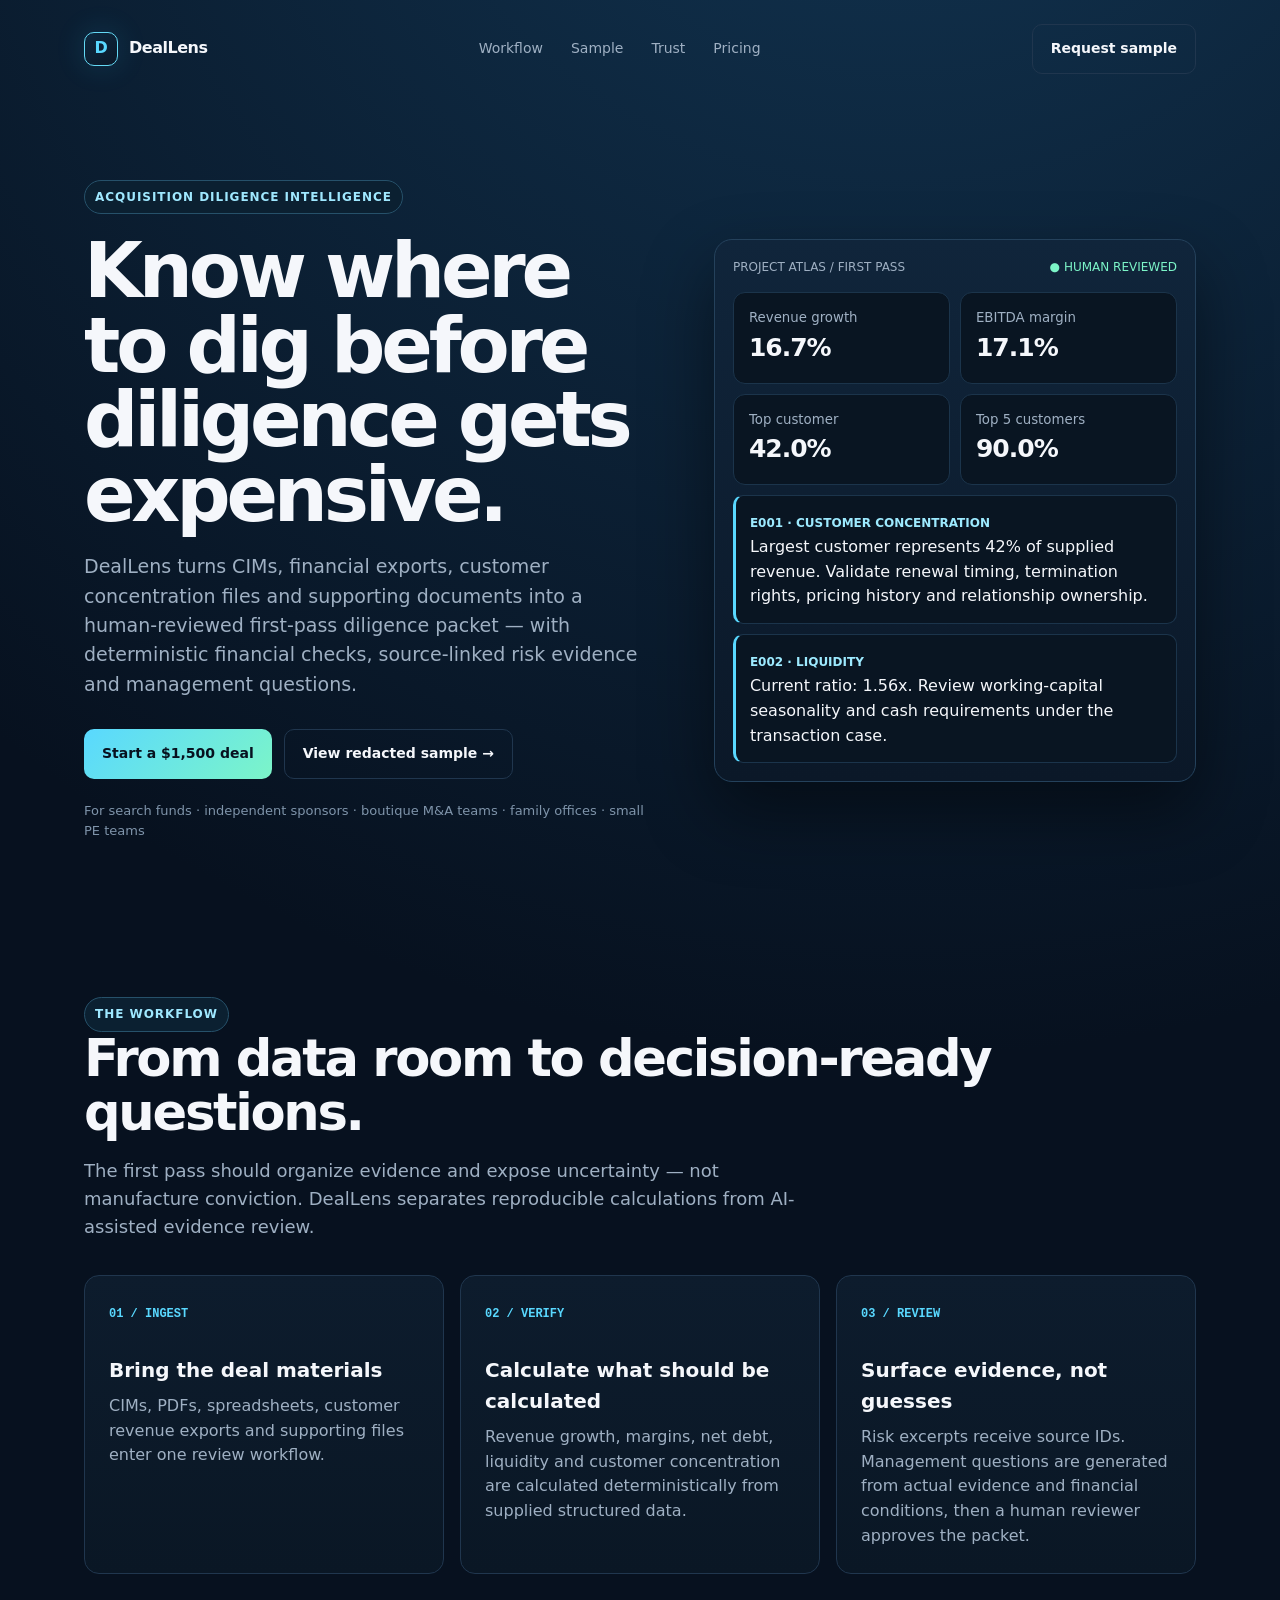
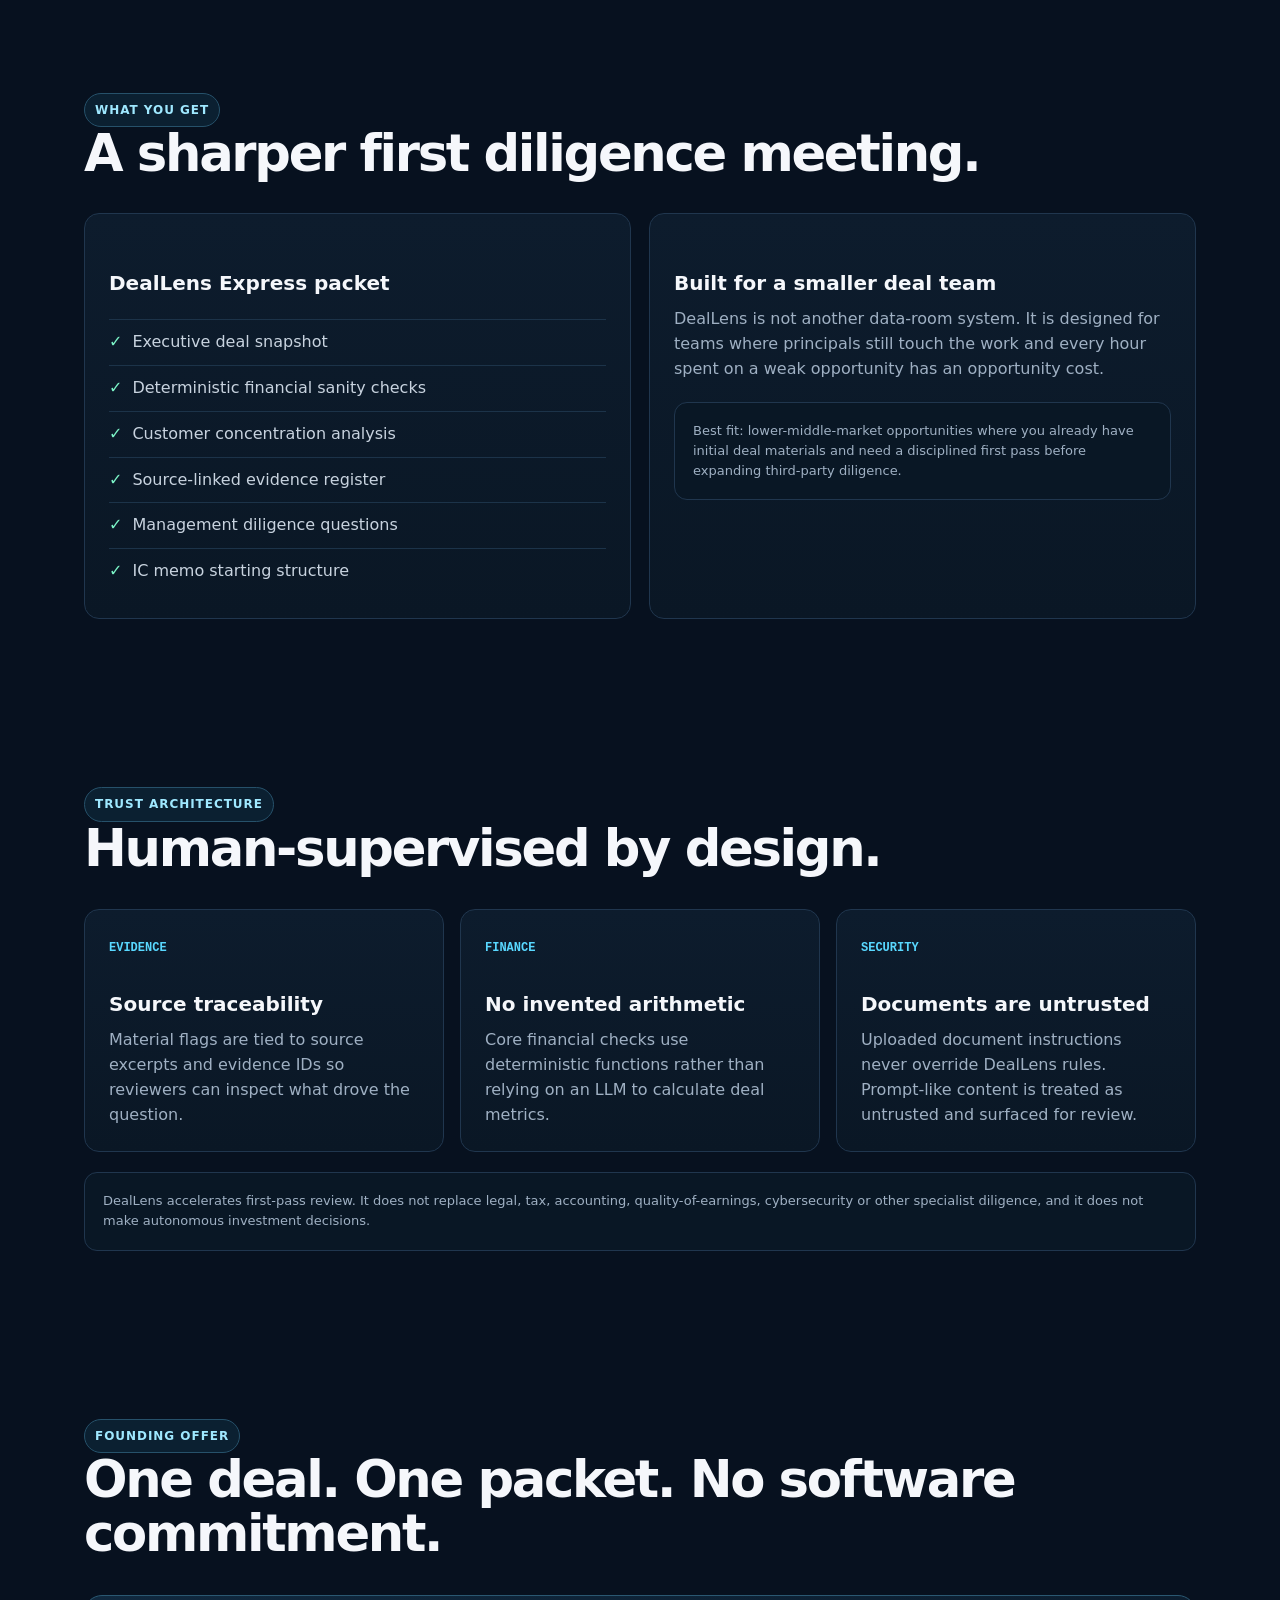
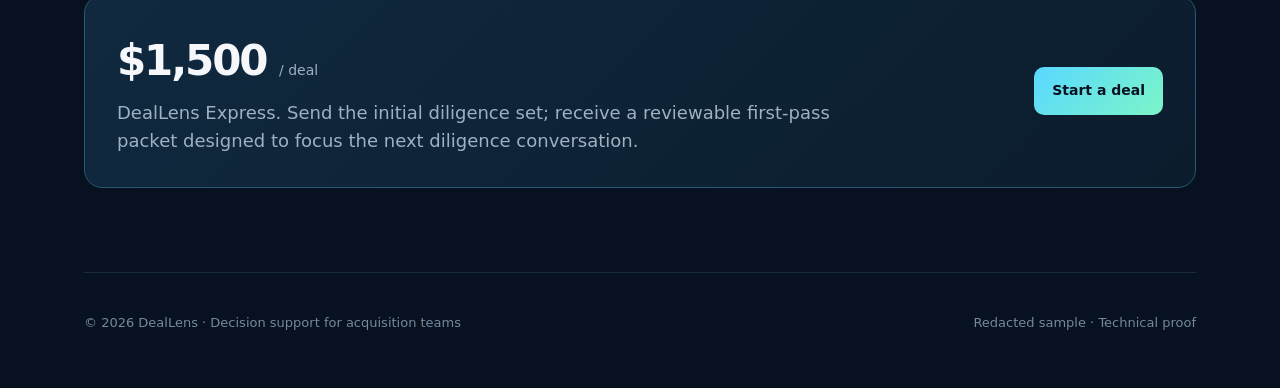
<file: deallens/index.html>
<!doctype html>
<html lang="en">
<head>
<meta charset="utf-8">
<meta name="viewport" content="width=device-width,initial-scale=1">
<title>DealLens — First-pass acquisition diligence, faster</title>
<meta name="description" content="DealLens turns CIMs, financial exports, customer concentration data and supporting documents into a human-reviewed first-pass diligence packet with deterministic financial checks and source-linked evidence.">
<meta property="og:title" content="DealLens — First-pass acquisition diligence, faster">
<meta property="og:description" content="A human-supervised diligence workspace for search funds, independent sponsors, boutique M&A firms and small PE teams.">
<meta property="og:type" content="website">
<meta name="theme-color" content="#07111f">
<style>
:root{--bg:#07111f;--panel:#0d1b2c;--panel2:#102338;--text:#f5f7fb;--muted:#9fb0c3;--line:#20364e;--accent:#59d8ff;--accent2:#7cf5c8;--ink:#07111f;--max:1160px}
*{box-sizing:border-box}html{scroll-behavior:smooth}body{margin:0;background:radial-gradient(circle at 70% -10%,#123654 0,transparent 35%),var(--bg);color:var(--text);font-family:Inter,ui-sans-serif,system-ui,-apple-system,BlinkMacSystemFont,"Segoe UI",sans-serif;line-height:1.55}a{color:inherit;text-decoration:none}.wrap{max-width:var(--max);margin:auto;padding:0 24px}.nav{display:flex;align-items:center;justify-content:space-between;padding:24px 0}.brand{display:flex;gap:11px;align-items:center;font-weight:800;letter-spacing:-.03em}.mark{width:34px;height:34px;border:1px solid #64d9f5;border-radius:10px;display:grid;place-items:center;background:linear-gradient(145deg,#0d2940,#0c1828);box-shadow:0 0 30px #36c9ff25}.mark:after{content:"D";color:var(--accent);font-weight:900}.navlinks{display:flex;gap:28px;color:var(--muted);font-size:14px}.btn{display:inline-flex;align-items:center;justify-content:center;padding:13px 18px;border-radius:10px;border:1px solid var(--line);font-weight:750;font-size:14px;transition:.18s ease}.btn:hover{transform:translateY(-1px);border-color:#4f819f}.btn.primary{background:linear-gradient(135deg,var(--accent),var(--accent2));color:var(--ink);border:0}.hero{padding:82px 0 72px;display:grid;grid-template-columns:1.08fr .92fr;gap:64px;align-items:center}.eyebrow{display:inline-flex;padding:7px 10px;border:1px solid #26516a;border-radius:99px;color:#9fe8ff;font-size:12px;font-weight:750;letter-spacing:.08em;text-transform:uppercase;background:#0b2031}.hero h1{font-size:clamp(44px,6vw,76px);line-height:.98;letter-spacing:-.055em;margin:20px 0}.hero p{font-size:19px;color:var(--muted);max-width:650px}.actions{display:flex;gap:12px;flex-wrap:wrap;margin:30px 0 22px}.micro{font-size:13px;color:#7f94aa}.screen{background:linear-gradient(180deg,#10253b,#0b1828);border:1px solid #24415b;border-radius:18px;padding:18px;box-shadow:0 30px 70px #0007}.screenbar{display:flex;justify-content:space-between;align-items:center;margin-bottom:16px;font-size:12px;color:var(--muted)}.status{color:var(--accent2)}.metricgrid{display:grid;grid-template-columns:repeat(2,1fr);gap:10px}.metric{background:#091522;border:1px solid #1b344b;border-radius:12px;padding:15px}.metric small{color:var(--muted);display:block}.metric strong{font-size:25px;letter-spacing:-.04em}.finding{margin-top:10px;background:#091522;border:1px solid #1b344b;border-left:3px solid var(--accent);border-radius:10px;padding:14px}.finding b{font-size:12px;color:#9deaff}.section{padding:84px 0}.section h2{font-size:clamp(34px,4vw,52px);letter-spacing:-.045em;line-height:1.05;margin:0 0 16px}.sectionlead{color:var(--muted);font-size:18px;max-width:720px}.grid3{display:grid;grid-template-columns:repeat(3,1fr);gap:16px;margin-top:34px}.card{background:linear-gradient(180deg,#0d1c2d,#0a1725);border:1px solid var(--line);border-radius:15px;padding:24px}.num{font:700 12px ui-monospace,SFMono-Regular,Menlo,monospace;color:var(--accent)}.card h3{font-size:20px;margin:30px 0 8px}.card p{color:var(--muted);margin:0}.proof{display:grid;grid-template-columns:1fr 1fr;gap:18px;margin-top:32px}.proof .card{min-height:220px}.list{padding:0;margin:20px 0 0;list-style:none}.list li{padding:10px 0;border-top:1px solid #1c3349;color:#c8d3df}.list li:before{content:"✓";color:var(--accent2);margin-right:10px}.pricebox{display:grid;grid-template-columns:1fr auto;gap:30px;align-items:center;background:linear-gradient(135deg,#10293f,#0b1c2d);border:1px solid #2a5872;border-radius:18px;padding:32px;margin-top:34px}.price{font-size:42px;letter-spacing:-.05em;font-weight:900}.price span{font-size:14px;color:var(--muted);font-weight:500;letter-spacing:0}.notice{background:#091725;border:1px solid var(--line);border-radius:13px;padding:18px;color:var(--muted);font-size:13px;margin-top:20px}.footer{padding:40px 0 55px;border-top:1px solid #172b3d;color:#75899e;font-size:13px;display:flex;justify-content:space-between;gap:20px;flex-wrap:wrap}@media(max-width:840px){.hero,.proof{grid-template-columns:1fr}.hero{padding-top:42px;gap:34px}.grid3{grid-template-columns:1fr}.navlinks{display:none}.pricebox{grid-template-columns:1fr}.hero h1{font-size:52px}}
</style>
</head>
<body>
<div class="wrap">
<nav class="nav"><a class="brand" href="#"><span class="mark"></span>DealLens</a><div class="navlinks"><a href="#workflow">Workflow</a><a href="sample.html">Sample</a><a href="#security">Trust</a><a href="#pricing">Pricing</a></div><a class="btn" href="mailto:darnley.weekes@gmail.com?subject=DealLens%20sample%20request">Request sample</a></nav>
<section class="hero">
<div><span class="eyebrow">Acquisition diligence intelligence</span><h1>Know where to dig before diligence gets expensive.</h1><p>DealLens turns CIMs, financial exports, customer concentration files and supporting documents into a human-reviewed first-pass diligence packet — with deterministic financial checks, source-linked risk evidence and management questions.</p><div class="actions"><a class="btn primary" href="mailto:darnley.weekes@gmail.com?subject=Start%20a%20DealLens%20Express%20deal">Start a $1,500 deal</a><a class="btn" href="sample.html">View redacted sample →</a></div><div class="micro">For search funds · independent sponsors · boutique M&A teams · family offices · small PE teams</div></div>
<div class="screen"><div class="screenbar"><span>PROJECT ATLAS / FIRST PASS</span><span class="status">● HUMAN REVIEWED</span></div><div class="metricgrid"><div class="metric"><small>Revenue growth</small><strong>16.7%</strong></div><div class="metric"><small>EBITDA margin</small><strong>17.1%</strong></div><div class="metric"><small>Top customer</small><strong>42.0%</strong></div><div class="metric"><small>Top 5 customers</small><strong>90.0%</strong></div></div><div class="finding"><b>E001 · CUSTOMER CONCENTRATION</b><br>Largest customer represents 42% of supplied revenue. Validate renewal timing, termination rights, pricing history and relationship ownership.</div><div class="finding"><b>E002 · LIQUIDITY</b><br>Current ratio: 1.56x. Review working-capital seasonality and cash requirements under the transaction case.</div></div>
</section>
</div>
<section class="section" id="workflow"><div class="wrap"><span class="eyebrow">The workflow</span><h2>From data room to decision-ready questions.</h2><p class="sectionlead">The first pass should organize evidence and expose uncertainty — not manufacture conviction. DealLens separates reproducible calculations from AI-assisted evidence review.</p><div class="grid3"><div class="card"><span class="num">01 / INGEST</span><h3>Bring the deal materials</h3><p>CIMs, PDFs, spreadsheets, customer revenue exports and supporting files enter one review workflow.</p></div><div class="card"><span class="num">02 / VERIFY</span><h3>Calculate what should be calculated</h3><p>Revenue growth, margins, net debt, liquidity and customer concentration are calculated deterministically from supplied structured data.</p></div><div class="card"><span class="num">03 / REVIEW</span><h3>Surface evidence, not guesses</h3><p>Risk excerpts receive source IDs. Management questions are generated from actual evidence and financial conditions, then a human reviewer approves the packet.</p></div></div></div></section>
<section class="section" style="padding-top:35px"><div class="wrap"><span class="eyebrow">What you get</span><h2>A sharper first diligence meeting.</h2><div class="proof"><div class="card"><h3>DealLens Express packet</h3><ul class="list"><li>Executive deal snapshot</li><li>Deterministic financial sanity checks</li><li>Customer concentration analysis</li><li>Source-linked evidence register</li><li>Management diligence questions</li><li>IC memo starting structure</li></ul></div><div class="card"><h3>Built for a smaller deal team</h3><p>DealLens is not another data-room system. It is designed for teams where principals still touch the work and every hour spent on a weak opportunity has an opportunity cost.</p><div class="notice">Best fit: lower-middle-market opportunities where you already have initial deal materials and need a disciplined first pass before expanding third-party diligence.</div></div></div></div></section>
<section class="section" id="security"><div class="wrap"><span class="eyebrow">Trust architecture</span><h2>Human-supervised by design.</h2><div class="grid3"><div class="card"><span class="num">EVIDENCE</span><h3>Source traceability</h3><p>Material flags are tied to source excerpts and evidence IDs so reviewers can inspect what drove the question.</p></div><div class="card"><span class="num">FINANCE</span><h3>No invented arithmetic</h3><p>Core financial checks use deterministic functions rather than relying on an LLM to calculate deal metrics.</p></div><div class="card"><span class="num">SECURITY</span><h3>Documents are untrusted</h3><p>Uploaded document instructions never override DealLens rules. Prompt-like content is treated as untrusted and surfaced for review.</p></div></div><div class="notice">DealLens accelerates first-pass review. It does not replace legal, tax, accounting, quality-of-earnings, cybersecurity or other specialist diligence, and it does not make autonomous investment decisions.</div></div></section>
<section class="section" id="pricing"><div class="wrap"><span class="eyebrow">Founding offer</span><h2>One deal. One packet. No software commitment.</h2><div class="pricebox"><div><div class="price">$1,500 <span>/ deal</span></div><p class="sectionlead" style="margin:6px 0 0">DealLens Express. Send the initial diligence set; receive a reviewable first-pass packet designed to focus the next diligence conversation.</p></div><a class="btn primary" href="mailto:darnley.weekes@gmail.com?subject=Start%20a%20DealLens%20Express%20deal&body=I%27d%20like%20to%20discuss%20a%20DealLens%20Express%20engagement.">Start a deal</a></div></div></section>
<div class="wrap"><footer class="footer"><span>© 2026 DealLens · Decision support for acquisition teams</span><span><a href="sample.html">Redacted sample</a> · <a href="https://github.com/darnleyweekes-spec/jarvis-workforce-hq/tree/main/products/deallens">Technical proof</a></span></footer></div>
</body></html>
</file>
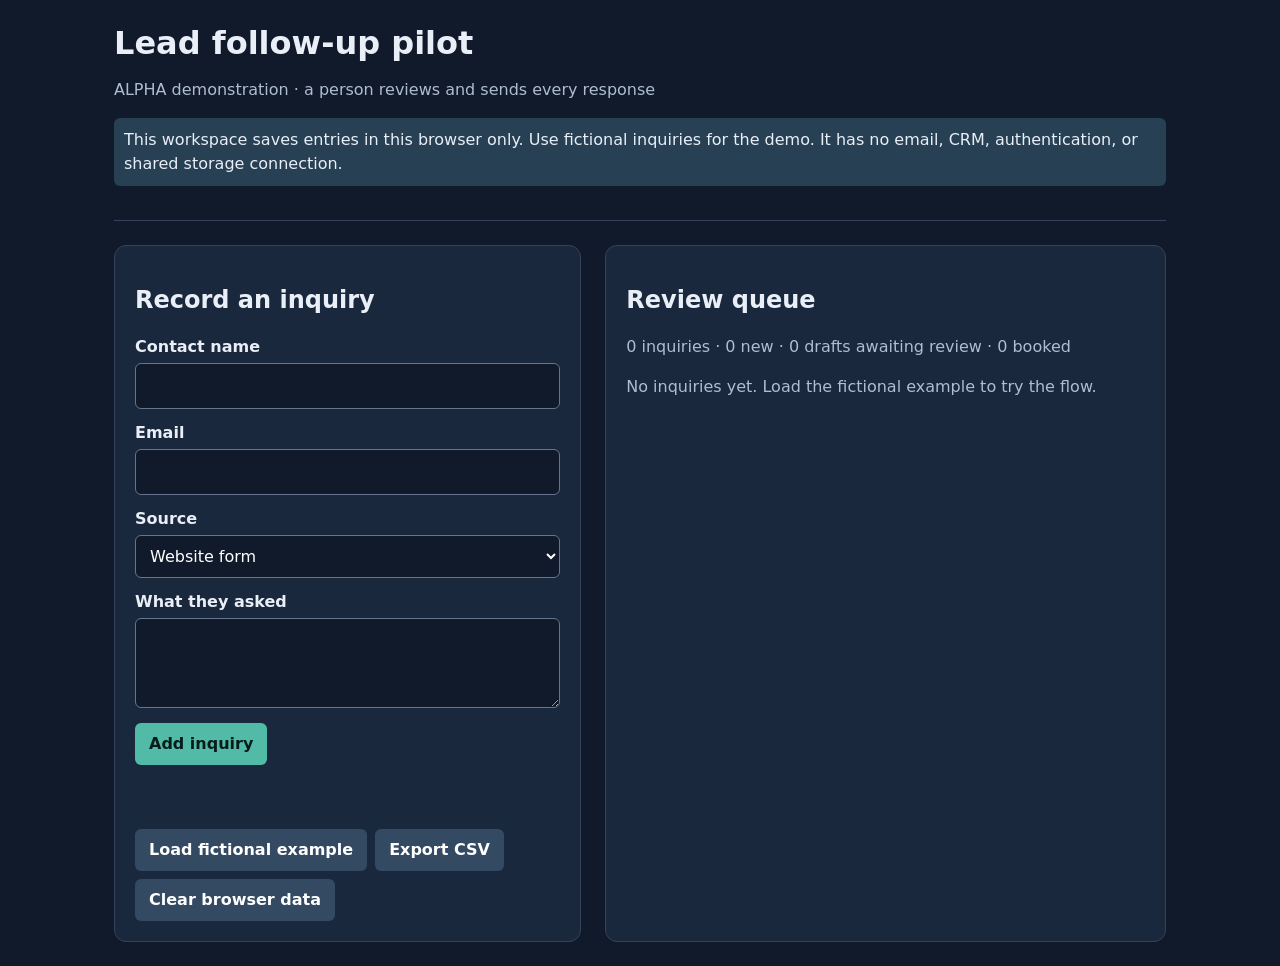
<file: pilots/lead-follow-up/index.html>
<!doctype html>
<html lang="en"><head><meta charset="utf-8"><meta name="viewport" content="width=device-width,initial-scale=1"><title>Lead Follow-up Pilot · ALPHA</title>
<style>
:root{font:16px/1.5 system-ui,sans-serif;color:#e9eef7;background:#101a2b}*{box-sizing:border-box}body{margin:0}main{max-width:1100px;margin:auto;padding:24px}h1,h2{line-height:1.2}h1{margin:0;font-size:2rem}.muted{color:#aebdd0}header{border-bottom:1px solid #34435a;padding-bottom:18px}.grid{display:grid;grid-template-columns:1fr 1.2fr;gap:24px;margin-top:24px}.card{background:#19283d;border:1px solid #34435a;border-radius:12px;padding:20px}label{display:block;margin:12px 0 4px;font-weight:600}input,textarea,select,button{font:inherit}input,textarea,select{width:100%;padding:10px;background:#101a2b;color:#fff;border:1px solid #65758d;border-radius:6px}textarea{min-height:90px}button{background:#52bba7;border:0;border-radius:6px;color:#061c1b;padding:9px 14px;font-weight:700;cursor:pointer;margin:8px 8px 0 0}button.secondary{background:#344962;color:#fff}button:disabled{opacity:.5;cursor:not-allowed}.lead{border-top:1px solid #34435a;padding:15px 0}.lead:first-child{border:0}.lead p{margin:6px 0;white-space:pre-wrap}.notice{background:#274054;padding:10px;border-radius:6px}small{color:#aebdd0}.badge{display:inline-block;background:#344962;border-radius:20px;padding:2px 9px;font-size:.85rem}#message{min-height:24px}@media(max-width:760px){.grid{grid-template-columns:1fr}main{padding:16px}}
</style></head><body><main><header><h1>Lead follow-up pilot</h1><p class="muted">ALPHA demonstration · a person reviews and sends every response</p><p class="notice">This workspace saves entries in this browser only. Use fictional inquiries for the demo. It has no email, CRM, authentication, or shared storage connection.</p></header>
<div class="grid"><section class="card"><h2>Record an inquiry</h2><form id="form"><label for="name">Contact name</label><input id="name" required maxlength="100"><label for="email">Email</label><input id="email" type="email" required maxlength="254"><label for="source">Source</label><select id="source"><option>Website form</option><option>Email</option><option>Referral</option><option>Other</option></select><label for="inquiry">What they asked</label><textarea id="inquiry" required maxlength="2000"></textarea><button>Add inquiry</button></form><p id="message" role="status"></p><button class="secondary" id="sample" type="button">Load fictional example</button><button class="secondary" id="export" type="button">Export CSV</button><button class="secondary" id="clear" type="button">Clear browser data</button></section><section class="card"><h2>Review queue</h2><p class="muted" id="metrics"></p><div id="queue"></div></section></div></main>
<script>
const KEY='alpha-lead-pilot-v1';let leads=[];try{leads=JSON.parse(localStorage.getItem(KEY)||'[]');if(!Array.isArray(leads))leads=[]}catch{leads=[]}const $=id=>document.getElementById(id);const save=()=>{localStorage.setItem(KEY,JSON.stringify(leads));render()};const safe=s=>String(s).replace(/[&<>"']/g,c=>({'&':'&amp;','<':'&lt;','>':'&gt;','"':'&quot;',"'":'&#39;'}[c]));
function draft(l){const first=l.name.trim().split(/\s+/)[0];return `Hi ${first},\n\nThanks for contacting us about ${l.inquiry.trim().replace(/[.!?]+$/,'').slice(0,120)}. I can help with the next step. Could you share your preferred timing and any details we should know before we respond?\n\nBest,\n[Your name]`}
function add(name,email,source,inquiry){const normalized=email.trim().toLowerCase();if(leads.some(l=>l.email===normalized&&l.inquiry.trim().toLowerCase()===inquiry.trim().toLowerCase())){$('message').textContent='Duplicate inquiry: this email and request are already in the queue.';return}leads.unshift({id:crypto.randomUUID(),name:name.trim(),email:normalized,source,inquiry:inquiry.trim(),created:new Date().toISOString(),status:'New',draft:''});$('message').textContent='Inquiry recorded. Review the draft before sending anything.';save()}
$('form').addEventListener('submit',e=>{e.preventDefault();add($('name').value,$('email').value,$('source').value,$('inquiry').value);if($('message').textContent.startsWith('Inquiry recorded'))e.target.reset()});$('sample').onclick=()=>add('Jordan Example','jordan@example.invalid','Website form','a quote for weekly office cleaning');
function render(){const counts=Object.fromEntries(['New','Drafted','Approved','Sent manually','Replied','Booked','Closed'].map(x=>[x,leads.filter(l=>l.status===x).length]));$('metrics').textContent=`${leads.length} inquiries · ${counts.New} new · ${counts.Drafted} drafts awaiting review · ${counts.Booked} booked`;$('queue').innerHTML=leads.length?'':`<p class="muted">No inquiries yet. Load the fictional example to try the flow.</p>`;for(const l of leads){const box=document.createElement('article');box.className='lead';box.innerHTML=`<strong>${safe(l.name)}</strong> <span class="badge">${safe(l.status)}</span><p><small>${safe(l.email)} · ${safe(l.source)} · ${safe(new Date(l.created).toLocaleString())}</small></p><p>${safe(l.inquiry)}</p><label>Response draft — edit before approval</label><textarea aria-label="Draft for ${safe(l.name)}">${safe(l.draft)}</textarea><div><button data-action="generate">Prepare draft</button><button data-action="approve" class="secondary">Approve draft</button><button data-action="copy" class="secondary">Copy approved draft</button></div><label>Outcome</label><select aria-label="Outcome for ${safe(l.name)}">${['New','Drafted','Approved','Sent manually','Replied','Booked','Closed'].map(s=>`<option ${l.status===s?'selected':''}>${s}</option>`).join('')}</select>`;const area=box.querySelector('textarea');box.querySelector('[data-action=generate]').onclick=()=>{l.draft=draft(l);l.status='Drafted';save()};box.querySelector('[data-action=approve]').onclick=()=>{if(!area.value.trim())return alert('Write and review a draft first.');l.draft=area.value;l.status='Approved';save()};box.querySelector('[data-action=copy]').onclick=async()=>{if(l.status!=='Approved'&&l.status!=='Sent manually')return alert('Approve this exact draft first.');if(area.value!==l.draft)return alert('Draft changed after approval. Approve it again.');await navigator.clipboard.writeText(l.draft);$('message').textContent='Approved draft copied. Send manually in your email app.'};area.onchange=()=>{if(area.value!==l.draft&&l.status==='Approved'){l.status='Drafted';save()}};box.querySelector('select').onchange=e=>{if(e.target.value==='Approved')return alert('Use Approve draft to approve the exact text.');if(['Sent manually','Replied','Booked'].includes(e.target.value)&&!['Approved','Sent manually','Replied','Booked'].includes(l.status))return alert('Approve the draft before recording a send or response.');l.status=e.target.value;save()};$('queue').append(box)}}
$('export').onclick=()=>{const fields=['created','name','email','source','inquiry','status','draft'];const csv=[fields.join(','),...leads.map(l=>fields.map(f=>'"'+String(l[f]||'').replaceAll('"','""')+'"').join(','))].join('\r\n');const a=document.createElement('a');a.href=URL.createObjectURL(new Blob([csv],{type:'text/csv'}));a.download='lead-follow-up-pilot.csv';a.click();setTimeout(()=>URL.revokeObjectURL(a.href),1000)};$('clear').onclick=()=>{if(confirm('Delete all inquiries in this browser?')){leads=[];save()}};render();
</script></body></html>
</file>
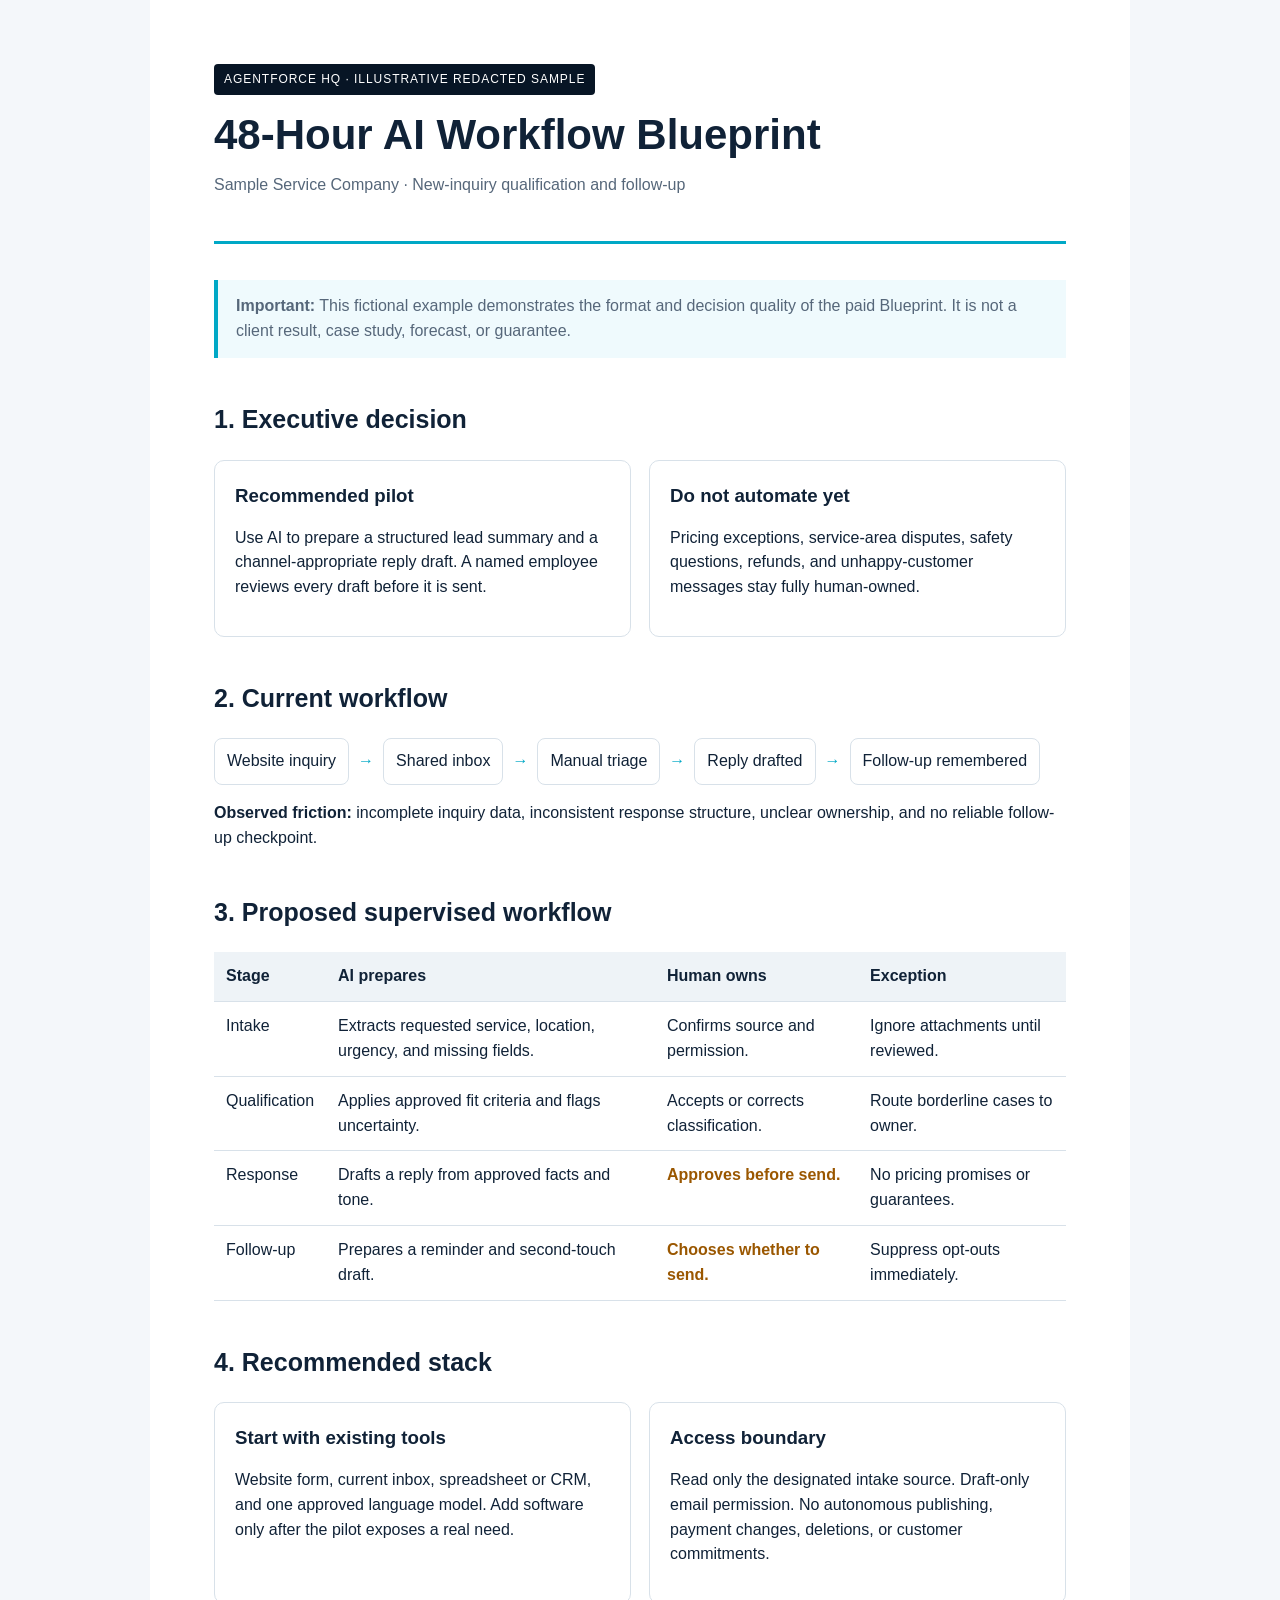
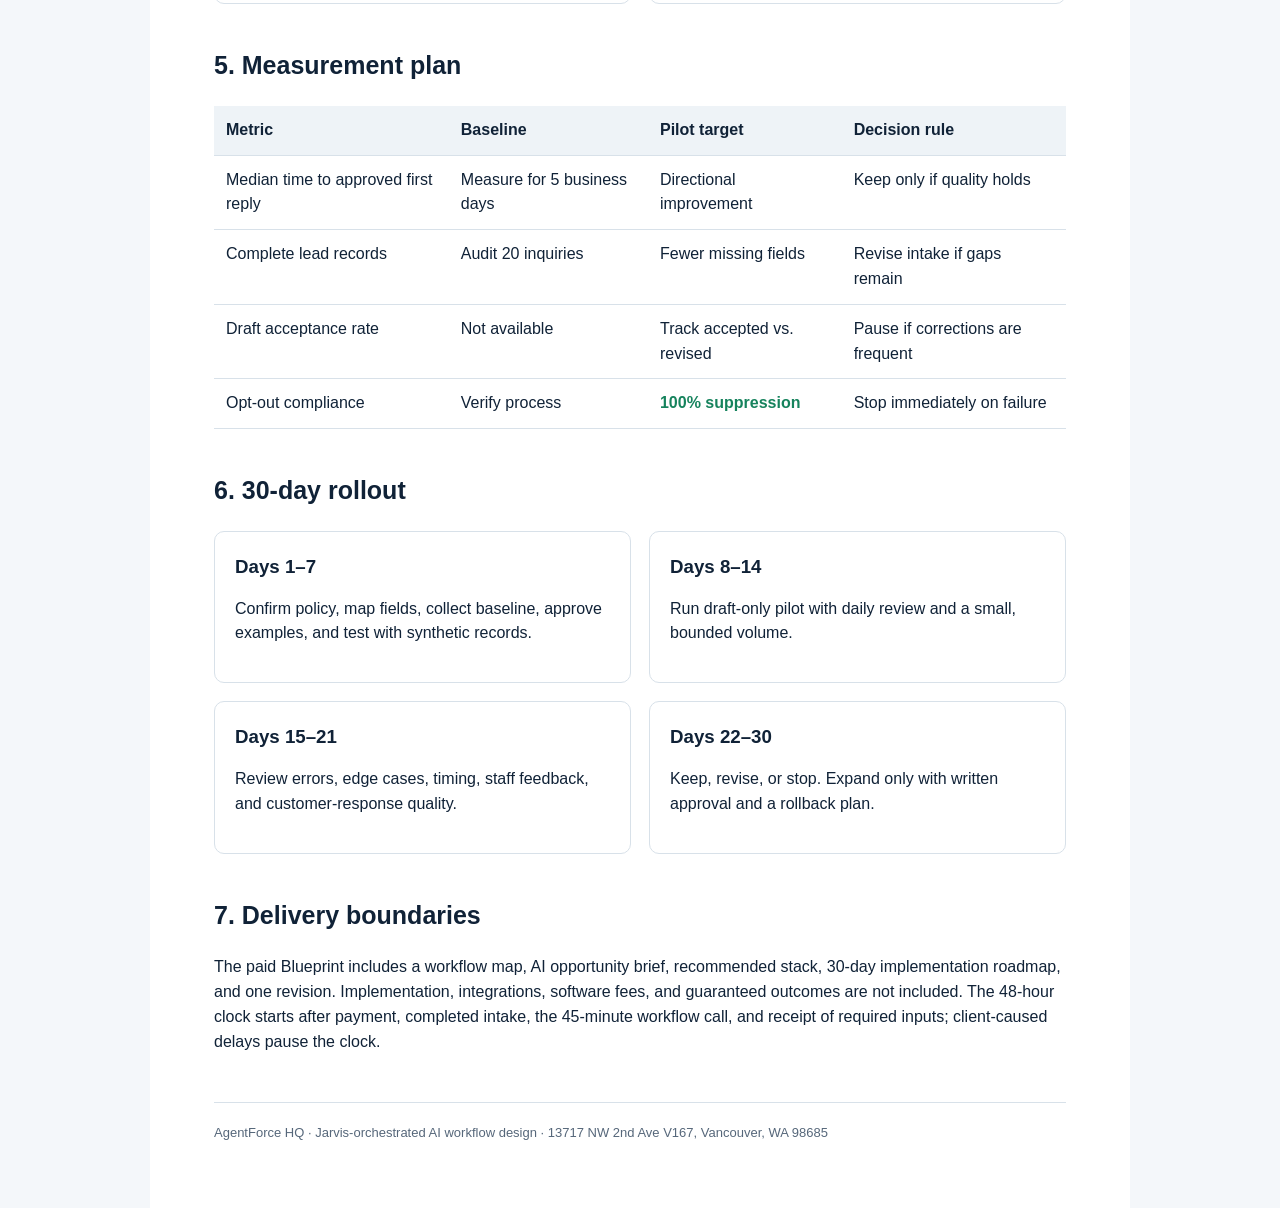
<file: sample-blueprint.html>
<!doctype html>
<html lang="en">
<head>
  <meta charset="utf-8">
  <meta name="viewport" content="width=device-width, initial-scale=1">
  <title>Sample AI Workflow Blueprint — AgentForce HQ</title>
  <style>
    :root{--ink:#102237;--muted:#56677a;--cyan:#00a8c6;--navy:#071525;--paper:#f4f7fa;--line:#d8e1e9;--green:#16835d}
    *{box-sizing:border-box}body{margin:0;background:var(--paper);color:var(--ink);font:16px/1.55 Inter,Arial,sans-serif}
    main{max-width:980px;margin:auto;background:white;min-height:100vh;padding:64px}
    header{border-bottom:3px solid var(--cyan);padding-bottom:28px;margin-bottom:36px}
    .tag{display:inline-block;color:white;background:var(--navy);padding:6px 10px;border-radius:4px;font-size:12px;letter-spacing:.08em}
    h1{font-size:42px;line-height:1.05;margin:18px 0 10px}h2{margin-top:42px;font-size:25px}h3{margin:0 0 8px}
    .lede,.note{color:var(--muted)}.note{border-left:4px solid var(--cyan);padding:14px 18px;background:#effafd}
    .grid{display:grid;grid-template-columns:1fr 1fr;gap:18px}.card{border:1px solid var(--line);border-radius:10px;padding:20px}
    table{width:100%;border-collapse:collapse}th,td{text-align:left;vertical-align:top;border-bottom:1px solid var(--line);padding:12px}th{background:#eef3f7}
    .good{color:var(--green);font-weight:700}.gate{color:#9a5700;font-weight:700}
    .flow{display:flex;align-items:center;gap:9px;flex-wrap:wrap}.flow span{border:1px solid var(--line);border-radius:8px;padding:10px 12px;background:#fff}.flow b{color:var(--cyan)}
    footer{margin-top:48px;padding-top:20px;border-top:1px solid var(--line);color:var(--muted);font-size:13px}
    @media(max-width:700px){main{padding:28px}.grid{grid-template-columns:1fr}h1{font-size:34px}}
  </style>
</head>
<body>
<main>
  <header>
    <span class="tag">AGENTFORCE HQ · ILLUSTRATIVE REDACTED SAMPLE</span>
    <h1>48-Hour AI Workflow Blueprint</h1>
    <p class="lede">Sample Service Company · New-inquiry qualification and follow-up</p>
  </header>

  <p class="note"><strong>Important:</strong> This fictional example demonstrates the format and decision quality of the paid Blueprint. It is not a client result, case study, forecast, or guarantee.</p>

  <h2>1. Executive decision</h2>
  <div class="grid">
    <section class="card"><h3>Recommended pilot</h3><p>Use AI to prepare a structured lead summary and a channel-appropriate reply draft. A named employee reviews every draft before it is sent.</p></section>
    <section class="card"><h3>Do not automate yet</h3><p>Pricing exceptions, service-area disputes, safety questions, refunds, and unhappy-customer messages stay fully human-owned.</p></section>
  </div>

  <h2>2. Current workflow</h2>
  <div class="flow"><span>Website inquiry</span><b>→</b><span>Shared inbox</span><b>→</b><span>Manual triage</span><b>→</b><span>Reply drafted</span><b>→</b><span>Follow-up remembered</span></div>
  <p><strong>Observed friction:</strong> incomplete inquiry data, inconsistent response structure, unclear ownership, and no reliable follow-up checkpoint.</p>

  <h2>3. Proposed supervised workflow</h2>
  <table>
    <thead><tr><th>Stage</th><th>AI prepares</th><th>Human owns</th><th>Exception</th></tr></thead>
    <tbody>
      <tr><td>Intake</td><td>Extracts requested service, location, urgency, and missing fields.</td><td>Confirms source and permission.</td><td>Ignore attachments until reviewed.</td></tr>
      <tr><td>Qualification</td><td>Applies approved fit criteria and flags uncertainty.</td><td>Accepts or corrects classification.</td><td>Route borderline cases to owner.</td></tr>
      <tr><td>Response</td><td>Drafts a reply from approved facts and tone.</td><td class="gate">Approves before send.</td><td>No pricing promises or guarantees.</td></tr>
      <tr><td>Follow-up</td><td>Prepares a reminder and second-touch draft.</td><td class="gate">Chooses whether to send.</td><td>Suppress opt-outs immediately.</td></tr>
    </tbody>
  </table>

  <h2>4. Recommended stack</h2>
  <div class="grid">
    <section class="card"><h3>Start with existing tools</h3><p>Website form, current inbox, spreadsheet or CRM, and one approved language model. Add software only after the pilot exposes a real need.</p></section>
    <section class="card"><h3>Access boundary</h3><p>Read only the designated intake source. Draft-only email permission. No autonomous publishing, payment changes, deletions, or customer commitments.</p></section>
  </div>

  <h2>5. Measurement plan</h2>
  <table>
    <thead><tr><th>Metric</th><th>Baseline</th><th>Pilot target</th><th>Decision rule</th></tr></thead>
    <tbody>
      <tr><td>Median time to approved first reply</td><td>Measure for 5 business days</td><td>Directional improvement</td><td>Keep only if quality holds</td></tr>
      <tr><td>Complete lead records</td><td>Audit 20 inquiries</td><td>Fewer missing fields</td><td>Revise intake if gaps remain</td></tr>
      <tr><td>Draft acceptance rate</td><td>Not available</td><td>Track accepted vs. revised</td><td>Pause if corrections are frequent</td></tr>
      <tr><td>Opt-out compliance</td><td>Verify process</td><td class="good">100% suppression</td><td>Stop immediately on failure</td></tr>
    </tbody>
  </table>

  <h2>6. 30-day rollout</h2>
  <div class="grid">
    <section class="card"><h3>Days 1–7</h3><p>Confirm policy, map fields, collect baseline, approve examples, and test with synthetic records.</p></section>
    <section class="card"><h3>Days 8–14</h3><p>Run draft-only pilot with daily review and a small, bounded volume.</p></section>
    <section class="card"><h3>Days 15–21</h3><p>Review errors, edge cases, timing, staff feedback, and customer-response quality.</p></section>
    <section class="card"><h3>Days 22–30</h3><p>Keep, revise, or stop. Expand only with written approval and a rollback plan.</p></section>
  </div>

  <h2>7. Delivery boundaries</h2>
  <p>The paid Blueprint includes a workflow map, AI opportunity brief, recommended stack, 30-day implementation roadmap, and one revision. Implementation, integrations, software fees, and guaranteed outcomes are not included. The 48-hour clock starts after payment, completed intake, the 45-minute workflow call, and receipt of required inputs; client-caused delays pause the clock.</p>

  <footer>AgentForce HQ · Jarvis-orchestrated AI workflow design · 13717 NW 2nd Ave V167, Vancouver, WA 98685</footer>
</main>
</body>
</html>
</file>
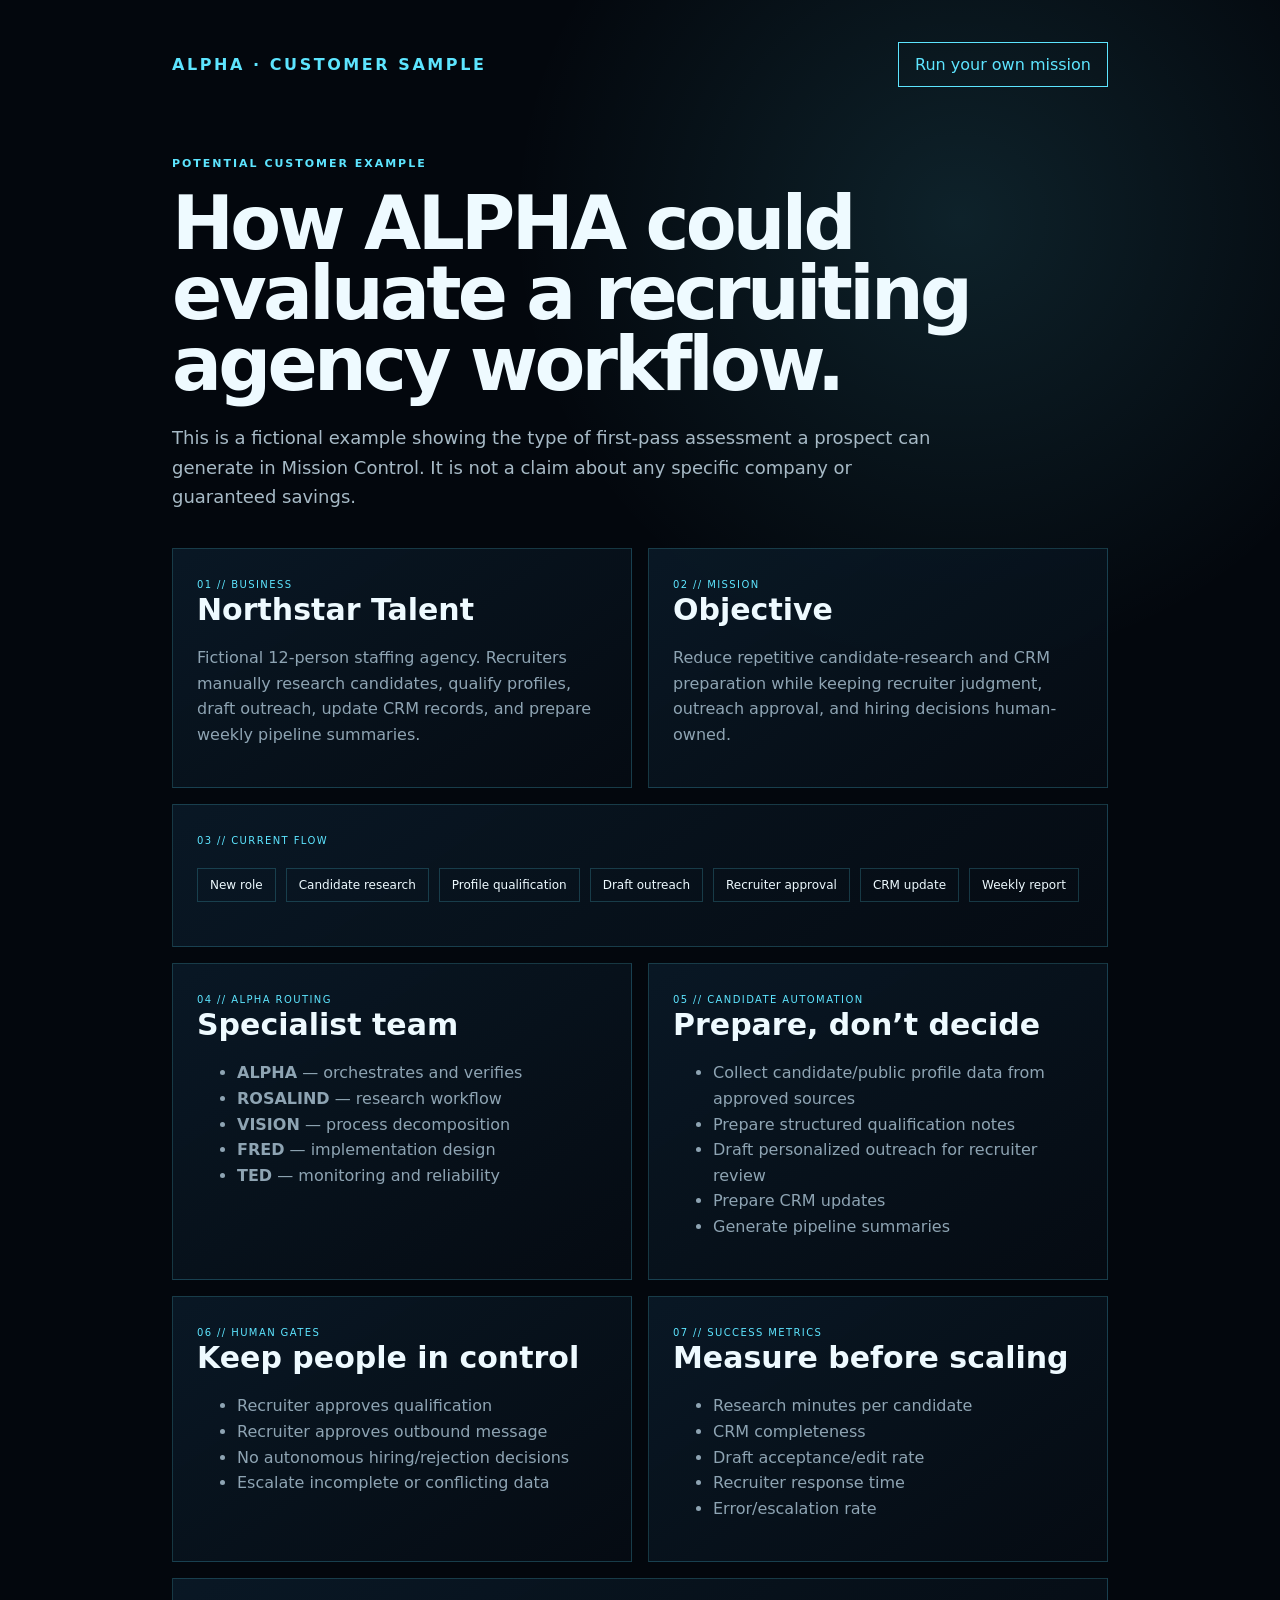
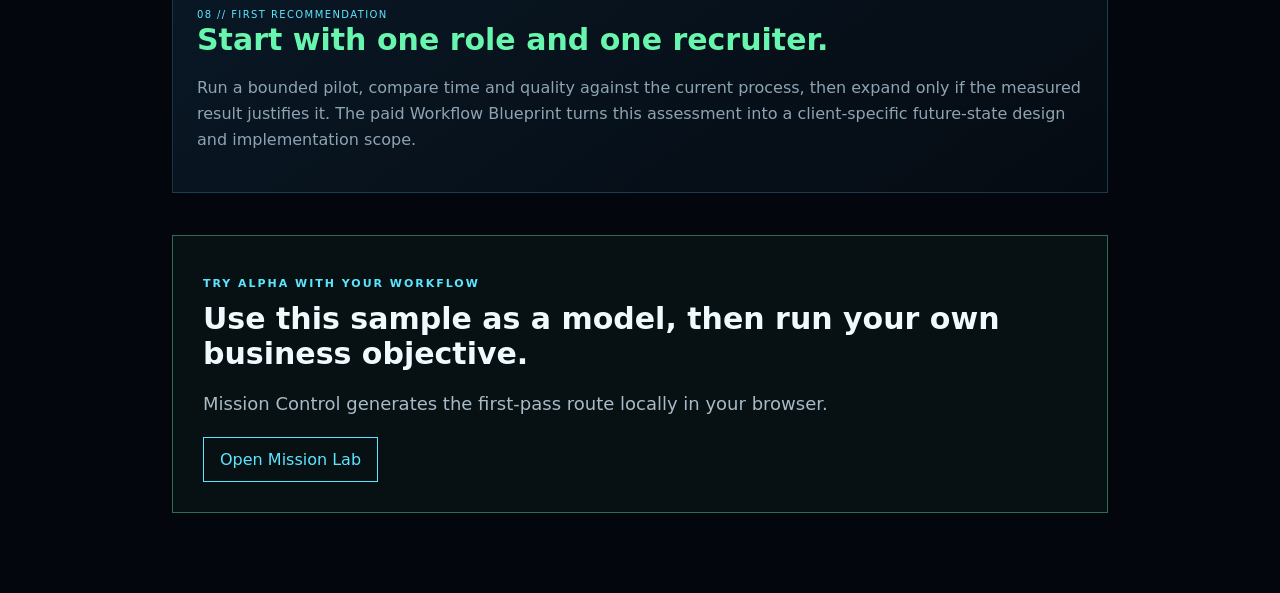
<file: sample.html>
<!doctype html>
<html lang="en">
<head>
<meta charset="utf-8"><meta name="viewport" content="width=device-width,initial-scale=1">
<title>ALPHA Customer Sample — Recruiting Agency Workflow</title>
<meta name="description" content="A sample ALPHA workflow assessment for a recruiting agency.">
<style>
:root{--bg:#03070d;--panel:#07131e;--text:#eefaff;--muted:#8ea4b3;--cyan:#5de5ff;--green:#68f5ad;--line:rgba(93,229,255,.2)}*{box-sizing:border-box}body{margin:0;background:radial-gradient(circle at 75% 10%,rgba(93,229,255,.12),transparent 28rem),var(--bg);color:var(--text);font-family:Inter,system-ui,sans-serif}main{max-width:980px;margin:auto;padding:42px 22px 80px}.top{display:flex;justify-content:space-between;align-items:center;gap:18px;margin-bottom:70px}.brand{font-weight:900;letter-spacing:.16em;color:var(--cyan)}a{color:inherit;text-decoration:none}.button{display:inline-block;padding:12px 16px;border:1px solid var(--cyan);color:var(--cyan)}.eyebrow{color:var(--cyan);font-size:11px;font-weight:800;letter-spacing:.18em;text-transform:uppercase}h1{font-size:clamp(42px,7vw,74px);line-height:.95;letter-spacing:-.05em;margin:18px 0 24px}h2{font-size:30px;margin:0 0 18px}.lead{font-size:18px;line-height:1.65;color:#a7bac6;max-width:760px}.grid{display:grid;grid-template-columns:1fr 1fr;gap:16px;margin-top:36px}.card{border:1px solid var(--line);background:linear-gradient(145deg,rgba(10,28,42,.8),rgba(5,12,20,.82));padding:24px}.card small{color:var(--cyan);font-size:10px;letter-spacing:.14em}.card p,.card li{color:var(--muted);line-height:1.6}.full{grid-column:1/-1}.flow{display:flex;gap:10px;flex-wrap:wrap;margin:20px 0}.flow span{padding:9px 12px;border:1px solid var(--line);font-size:12px}.result{color:var(--green);font-weight:800}.cta{margin-top:42px;padding:30px;border:1px solid rgba(104,245,173,.4);background:rgba(104,245,173,.04)}@media(max-width:700px){.grid{grid-template-columns:1fr}.full{grid-column:auto}.top{align-items:flex-start;flex-direction:column}}
</style>
</head>
<body><main>
<div class="top"><div class="brand">ALPHA · CUSTOMER SAMPLE</div><a class="button" href="./#mission">Run your own mission</a></div>
<p class="eyebrow">Potential customer example</p>
<h1>How ALPHA could evaluate a recruiting agency workflow.</h1>
<p class="lead">This is a fictional example showing the type of first-pass assessment a prospect can generate in Mission Control. It is not a claim about any specific company or guaranteed savings.</p>
<div class="grid">
<article class="card"><small>01 // BUSINESS</small><h2>Northstar Talent</h2><p>Fictional 12-person staffing agency. Recruiters manually research candidates, qualify profiles, draft outreach, update CRM records, and prepare weekly pipeline summaries.</p></article>
<article class="card"><small>02 // MISSION</small><h2>Objective</h2><p>Reduce repetitive candidate-research and CRM preparation while keeping recruiter judgment, outreach approval, and hiring decisions human-owned.</p></article>
<article class="card full"><small>03 // CURRENT FLOW</small><div class="flow"><span>New role</span><span>Candidate research</span><span>Profile qualification</span><span>Draft outreach</span><span>Recruiter approval</span><span>CRM update</span><span>Weekly report</span></div></article>
<article class="card"><small>04 // ALPHA ROUTING</small><h2>Specialist team</h2><ul><li><b>ALPHA</b> — orchestrates and verifies</li><li><b>ROSALIND</b> — research workflow</li><li><b>VISION</b> — process decomposition</li><li><b>FRED</b> — implementation design</li><li><b>TED</b> — monitoring and reliability</li></ul></article>
<article class="card"><small>05 // CANDIDATE AUTOMATION</small><h2>Prepare, don’t decide</h2><ul><li>Collect candidate/public profile data from approved sources</li><li>Prepare structured qualification notes</li><li>Draft personalized outreach for recruiter review</li><li>Prepare CRM updates</li><li>Generate pipeline summaries</li></ul></article>
<article class="card"><small>06 // HUMAN GATES</small><h2>Keep people in control</h2><ul><li>Recruiter approves qualification</li><li>Recruiter approves outbound message</li><li>No autonomous hiring/rejection decisions</li><li>Escalate incomplete or conflicting data</li></ul></article>
<article class="card"><small>07 // SUCCESS METRICS</small><h2>Measure before scaling</h2><ul><li>Research minutes per candidate</li><li>CRM completeness</li><li>Draft acceptance/edit rate</li><li>Recruiter response time</li><li>Error/escalation rate</li></ul></article>
<article class="card full"><small>08 // FIRST RECOMMENDATION</small><h2 class="result">Start with one role and one recruiter.</h2><p>Run a bounded pilot, compare time and quality against the current process, then expand only if the measured result justifies it. The paid Workflow Blueprint turns this assessment into a client-specific future-state design and implementation scope.</p></article>
</div>
<div class="cta"><p class="eyebrow">Try ALPHA with your workflow</p><h2>Use this sample as a model, then run your own business objective.</h2><p class="lead">Mission Control generates the first-pass route locally in your browser.</p><a class="button" href="./#mission">Open Mission Lab</a></div>
</main></body></html>
</file>
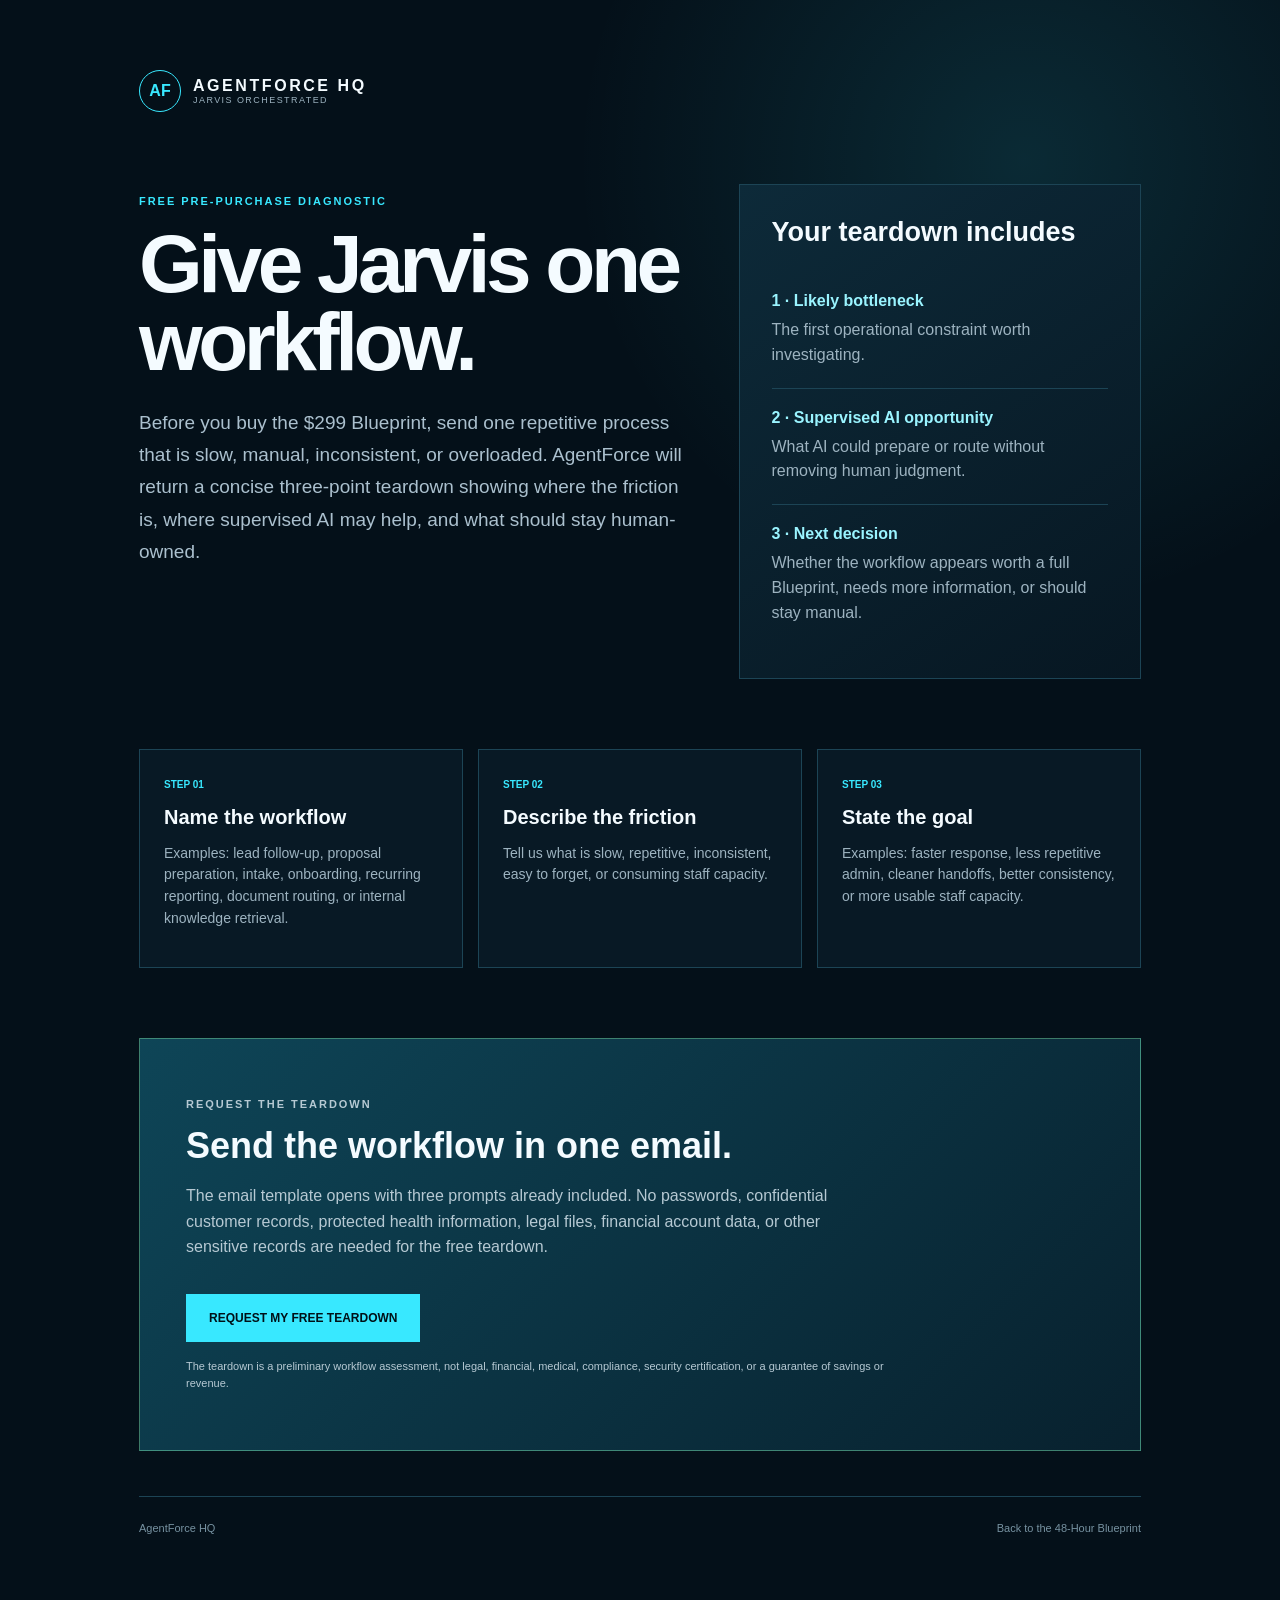
<file: teardown.html>
<!doctype html>
<html lang="en">
<head>
  <meta charset="utf-8">
  <meta name="viewport" content="width=device-width, initial-scale=1">
  <title>Free 3-Point Workflow Teardown — AgentForce HQ</title>
  <meta name="description" content="Get a free three-point teardown of one repetitive workflow before buying the AgentForce 48-Hour AI Workflow Blueprint.">
  <style>
    :root{--bg:#041019;--panel:#0b2230;--white:#f4fbff;--muted:#9db3c0;--cyan:#38e8ff;--cyan2:#9af4ff;--green:#8dffbc;--line:#1c4455}
    *{box-sizing:border-box}body{margin:0;background:radial-gradient(circle at 80% 10%,rgba(56,232,255,.12),transparent 28rem),var(--bg);color:var(--white);font-family:Arial,Helvetica,sans-serif}a{color:inherit;text-decoration:none}main{max-width:1050px;margin:auto;padding:70px 24px}.brand{display:flex;align-items:center;gap:12px;margin-bottom:72px}.mark{width:42px;height:42px;border:1px solid var(--cyan);border-radius:50%;display:grid;place-items:center;color:var(--cyan);font-weight:900}.brand span:last-child{display:flex;flex-direction:column}.brand strong{letter-spacing:.16em}.brand small{font-size:9px;letter-spacing:.16em;color:var(--muted)}.eyebrow{color:var(--cyan);font-size:11px;font-weight:900;letter-spacing:.18em;text-transform:uppercase}.hero{display:grid;grid-template-columns:1.15fr .85fr;gap:55px;align-items:start}h1{font-size:clamp(48px,7vw,82px);line-height:.95;letter-spacing:-.055em;margin:18px 0 26px}.lead{font-size:19px;line-height:1.7;color:#abc0ce}.panel{border:1px solid var(--line);background:linear-gradient(145deg,#0d2a39,#071722);padding:32px}.panel h2{font-size:27px;margin:0 0 24px}.point{padding:20px 0;border-top:1px solid var(--line)}.point:first-of-type{border-top:0}.point b{display:block;color:var(--cyan2);margin-bottom:8px}.point p{color:var(--muted);line-height:1.55;margin:0}.steps{display:grid;grid-template-columns:repeat(3,1fr);gap:15px;margin:70px 0}.step{padding:24px;border:1px solid var(--line);background:rgba(10,32,46,.62)}.step span{color:var(--cyan);font-size:10px;font-weight:900}.step h3{font-size:20px;margin:14px 0 8px}.step p{color:var(--muted);line-height:1.55;font-size:14px}.cta{padding:46px;border:1px solid rgba(141,255,188,.4);background:linear-gradient(135deg,#0e4557,#08212e)}.cta h2{font-size:36px;margin:0 0 12px}.cta p{color:#b6c9d3;line-height:1.6;max-width:700px}.button{display:inline-block;margin-top:18px;background:var(--cyan);color:#001118;padding:17px 23px;font-size:12px;font-weight:900;text-transform:uppercase}.micro{font-size:11px;color:#76909f;margin-top:16px}footer{margin-top:45px;padding-top:25px;border-top:1px solid var(--line);display:flex;justify-content:space-between;color:#7792a1;font-size:11px}@media(max-width:760px){.hero{grid-template-columns:1fr}.steps{grid-template-columns:1fr}.brand{margin-bottom:48px}.cta{padding:30px}footer{flex-direction:column;gap:12px}}
  </style>
</head>
<body>
<main>
  <a class="brand" href="./index.html"><span class="mark">AF</span><span><strong>AGENTFORCE HQ</strong><small>JARVIS ORCHESTRATED</small></span></a>

  <section class="hero">
    <div>
      <p class="eyebrow">Free pre-purchase diagnostic</p>
      <h1>Give Jarvis one workflow.</h1>
      <p class="lead">Before you buy the $299 Blueprint, send one repetitive process that is slow, manual, inconsistent, or overloaded. AgentForce will return a concise three-point teardown showing where the friction is, where supervised AI may help, and what should stay human-owned.</p>
    </div>
    <aside class="panel">
      <h2>Your teardown includes</h2>
      <div class="point"><b>1 · Likely bottleneck</b><p>The first operational constraint worth investigating.</p></div>
      <div class="point"><b>2 · Supervised AI opportunity</b><p>What AI could prepare or route without removing human judgment.</p></div>
      <div class="point"><b>3 · Next decision</b><p>Whether the workflow appears worth a full Blueprint, needs more information, or should stay manual.</p></div>
    </aside>
  </section>

  <section class="steps">
    <article class="step"><span>STEP 01</span><h3>Name the workflow</h3><p>Examples: lead follow-up, proposal preparation, intake, onboarding, recurring reporting, document routing, or internal knowledge retrieval.</p></article>
    <article class="step"><span>STEP 02</span><h3>Describe the friction</h3><p>Tell us what is slow, repetitive, inconsistent, easy to forget, or consuming staff capacity.</p></article>
    <article class="step"><span>STEP 03</span><h3>State the goal</h3><p>Examples: faster response, less repetitive admin, cleaner handoffs, better consistency, or more usable staff capacity.</p></article>
  </section>

  <section class="cta">
    <p class="eyebrow">Request the teardown</p>
    <h2>Send the workflow in one email.</h2>
    <p>The email template opens with three prompts already included. No passwords, confidential customer records, protected health information, legal files, financial account data, or other sensitive records are needed for the free teardown.</p>
    <a class="button" href="mailto:darnley.weekes@gmail.com?subject=AgentForce%20Free%203-Point%20Workflow%20Teardown&body=Company%3A%0A%0A1.%20Workflow%20to%20review%3A%0A%0A2.%20What%20is%20slow%2C%20manual%2C%20or%20repetitive%3A%0A%0A3.%20What%20you%20want%20to%20improve%3A%0A%0AWebsite%20(optional)%3A">Request my free teardown</a>
    <p class="micro">The teardown is a preliminary workflow assessment, not legal, financial, medical, compliance, security certification, or a guarantee of savings or revenue.</p>
  </section>

  <footer><span>AgentForce HQ</span><a href="./index.html">Back to the 48-Hour Blueprint</a></footer>
</main>
</body>
</html>
</file>
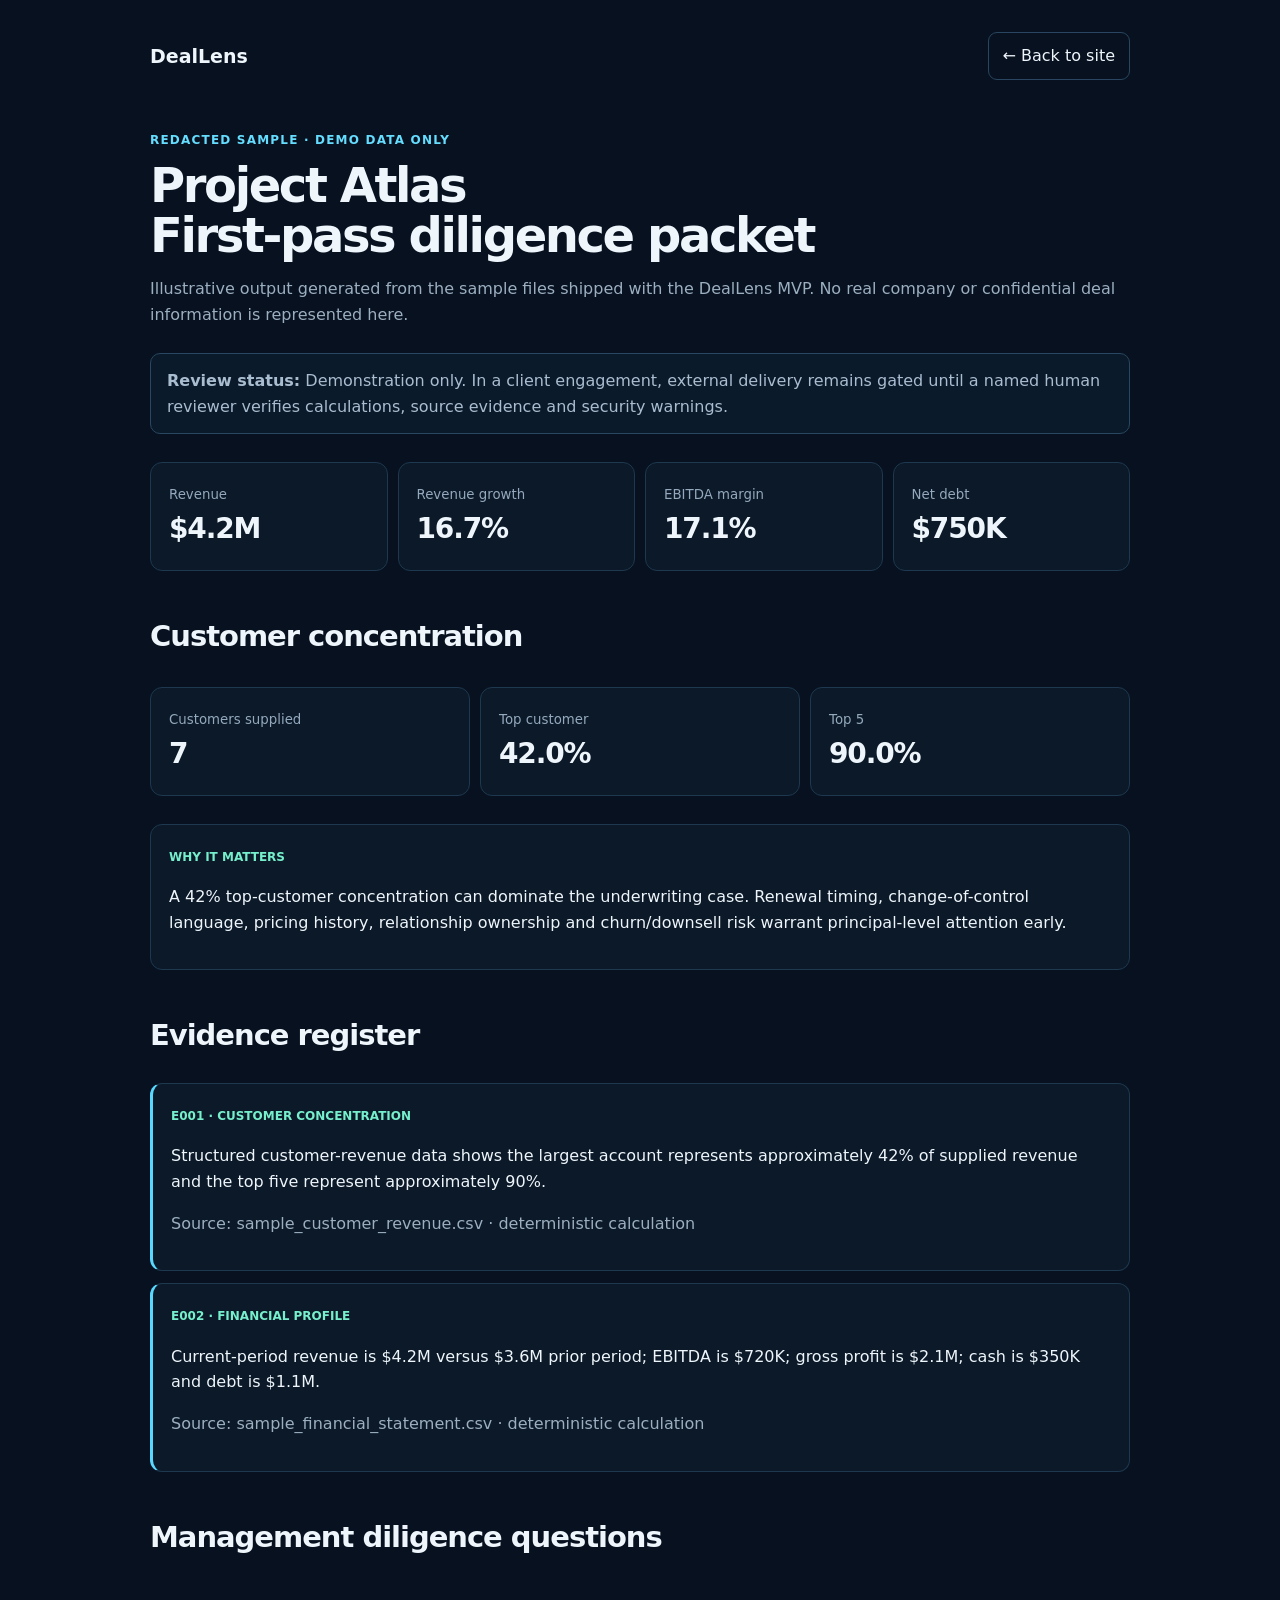
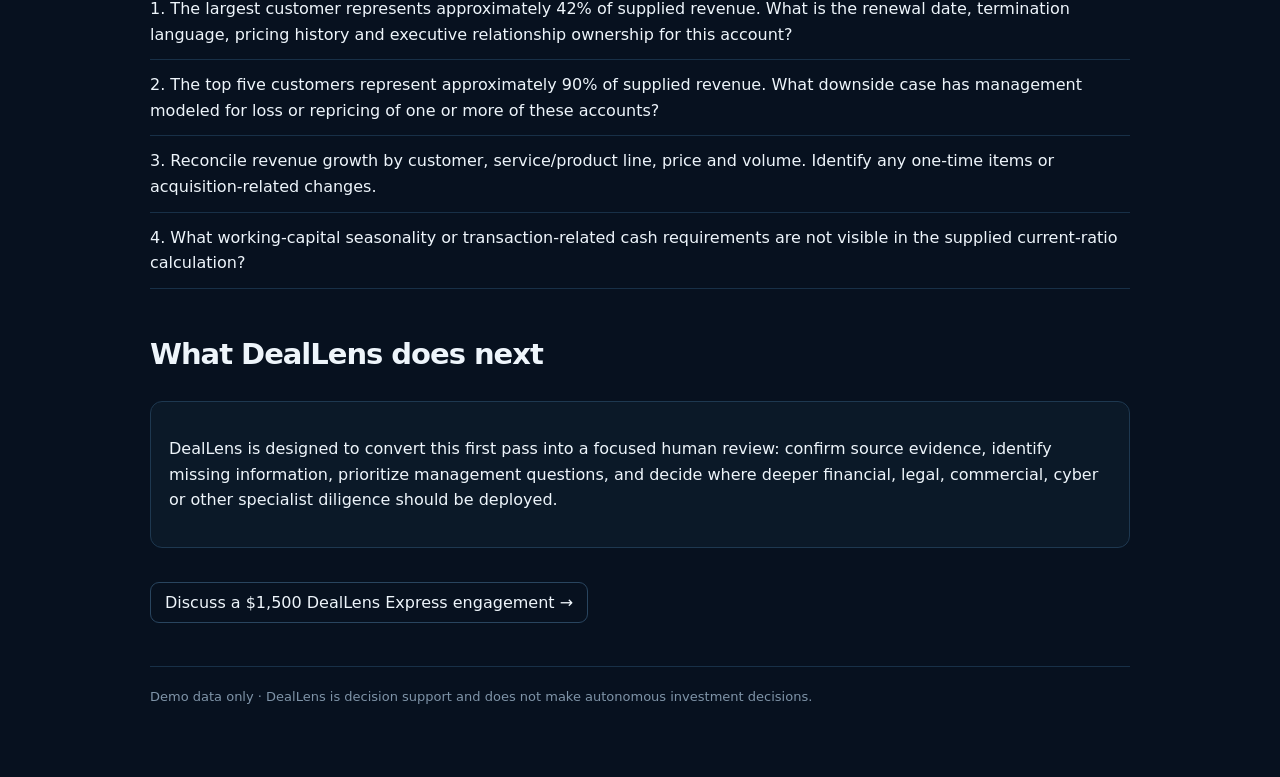
<file: deallens/sample.html>
<!doctype html><html lang="en"><head><meta charset="utf-8"><meta name="viewport" content="width=device-width,initial-scale=1"><title>DealLens — Redacted Sample Packet</title><meta name="description" content="Redacted DealLens diligence sample using demo data only."><style>body{margin:0;background:#07111f;color:#eef5fb;font-family:Inter,system-ui,-apple-system,sans-serif;line-height:1.6}.wrap{max-width:980px;margin:auto;padding:32px 22px 70px}.top{display:flex;justify-content:space-between;gap:20px;align-items:center;margin-bottom:46px}.brand{font-weight:900;font-size:19px}.btn{padding:10px 14px;border:1px solid #29455f;border-radius:9px;text-decoration:none;color:#eef5fb}.eyebrow{font-size:12px;text-transform:uppercase;letter-spacing:.1em;color:#65ddff;font-weight:800}.hero h1{font-size:48px;line-height:1.03;letter-spacing:-.05em;margin:10px 0}.muted{color:#9cafc1}.notice{margin:26px 0;padding:14px 16px;border:1px solid #284760;background:#0b1a2a;border-radius:10px;color:#a9bdd0}.grid{display:grid;grid-template-columns:repeat(4,1fr);gap:10px;margin:28px 0}.metric,.card{background:#0b1928;border:1px solid #1e3850;border-radius:12px;padding:18px}.metric small{color:#94a9bd}.metric strong{display:block;font-size:28px;letter-spacing:-.04em}.section{margin-top:42px}.section h2{font-size:29px;letter-spacing:-.035em}.evidence{border-left:3px solid #59d8ff}.tag{color:#76f0cc;font-size:12px;font-weight:800}.question{padding:12px 0;border-bottom:1px solid #183047}.footer{margin-top:50px;padding-top:20px;border-top:1px solid #183047;color:#7f94a8;font-size:13px}@media(max-width:720px){.grid{grid-template-columns:1fr 1fr}.hero h1{font-size:40px}}</style></head><body><div class="wrap"><div class="top"><a class="brand" href="index.html" style="color:inherit;text-decoration:none">DealLens</a><a class="btn" href="index.html">← Back to site</a></div><div class="hero"><span class="eyebrow">Redacted sample · demo data only</span><h1>Project Atlas<br>First-pass diligence packet</h1><p class="muted">Illustrative output generated from the sample files shipped with the DealLens MVP. No real company or confidential deal information is represented here.</p></div><div class="notice"><strong>Review status:</strong> Demonstration only. In a client engagement, external delivery remains gated until a named human reviewer verifies calculations, source evidence and security warnings.</div><div class="grid"><div class="metric"><small>Revenue</small><strong>$4.2M</strong></div><div class="metric"><small>Revenue growth</small><strong>16.7%</strong></div><div class="metric"><small>EBITDA margin</small><strong>17.1%</strong></div><div class="metric"><small>Net debt</small><strong>$750K</strong></div></div><div class="section"><h2>Customer concentration</h2><div class="grid" style="grid-template-columns:repeat(3,1fr)"><div class="metric"><small>Customers supplied</small><strong>7</strong></div><div class="metric"><small>Top customer</small><strong>42.0%</strong></div><div class="metric"><small>Top 5</small><strong>90.0%</strong></div></div><div class="card"><span class="tag">WHY IT MATTERS</span><p>A 42% top-customer concentration can dominate the underwriting case. Renewal timing, change-of-control language, pricing history, relationship ownership and churn/downsell risk warrant principal-level attention early.</p></div></div><div class="section"><h2>Evidence register</h2><div class="card evidence"><span class="tag">E001 · CUSTOMER CONCENTRATION</span><p>Structured customer-revenue data shows the largest account represents approximately 42% of supplied revenue and the top five represent approximately 90%.</p><p class="muted">Source: sample_customer_revenue.csv · deterministic calculation</p></div><div class="card evidence" style="margin-top:12px"><span class="tag">E002 · FINANCIAL PROFILE</span><p>Current-period revenue is $4.2M versus $3.6M prior period; EBITDA is $720K; gross profit is $2.1M; cash is $350K and debt is $1.1M.</p><p class="muted">Source: sample_financial_statement.csv · deterministic calculation</p></div></div><div class="section"><h2>Management diligence questions</h2><div class="question">1. The largest customer represents approximately 42% of supplied revenue. What is the renewal date, termination language, pricing history and executive relationship ownership for this account?</div><div class="question">2. The top five customers represent approximately 90% of supplied revenue. What downside case has management modeled for loss or repricing of one or more of these accounts?</div><div class="question">3. Reconcile revenue growth by customer, service/product line, price and volume. Identify any one-time items or acquisition-related changes.</div><div class="question">4. What working-capital seasonality or transaction-related cash requirements are not visible in the supplied current-ratio calculation?</div></div><div class="section"><h2>What DealLens does next</h2><div class="card"><p>DealLens is designed to convert this first pass into a focused human review: confirm source evidence, identify missing information, prioritize management questions, and decide where deeper financial, legal, commercial, cyber or other specialist diligence should be deployed.</p></div></div><div class="section"><a class="btn" href="mailto:darnley.weekes@gmail.com?subject=DealLens%20Express%20engagement">Discuss a $1,500 DealLens Express engagement →</a></div><div class="footer">Demo data only · DealLens is decision support and does not make autonomous investment decisions.</div></div></body></html>
</file>
<file: styles.css>
:root{--bg:#030b12;--panel:#081a25;--panel2:#0c2431;--panel3:#102e3d;--white:#f6fbff;--muted:#9bb1bd;--dim:#5f7887;--cyan:#40e7ff;--cyan2:#9af4ff;--green:#89ffb6;--amber:#ffd17a;--line:#193c4b;--danger:#ff8d8d}*{box-sizing:border-box}html{scroll-behavior:smooth}body{margin:0;background:radial-gradient(circle at 82% 8%,rgba(64,231,255,.12),transparent 32rem),radial-gradient(circle at 15% 38%,rgba(35,103,145,.1),transparent 26rem),var(--bg);color:var(--white);font-family:Inter,Arial,Helvetica,sans-serif}button,input,textarea{font:inherit}button{color:inherit}a{color:inherit;text-decoration:none}.nav{min-height:78px;display:flex;align-items:center;justify-content:space-between;padding:0 5vw;border-bottom:1px solid var(--line);background:rgba(3,11,18,.9);position:sticky;top:0;z-index:20;backdrop-filter:blur(14px)}.brand{display:flex;align-items:center;gap:12px}.brand>span:last-child{display:flex;flex-direction:column}.brand strong{letter-spacing:.18em;font-size:14px}.brand small{color:var(--muted);font-size:9px;letter-spacing:.18em}.brand-mark{width:42px;height:42px;border:1px solid var(--cyan);border-radius:50%;display:grid;place-items:center;color:#00141c;background:radial-gradient(circle,#bdf9ff,#40e7ff 42%,#0d6b7e 72%,#06202b);font-weight:950;font-size:18px;box-shadow:0 0 28px rgba(64,231,255,.2)}nav{display:flex;gap:30px}nav a{font-size:12px;color:#b6c8d2}.button{border:1px solid var(--cyan);background:var(--cyan);color:#001118;padding:16px 22px;display:inline-flex;align-items:center;justify-content:center;font-size:11px;font-weight:900;letter-spacing:.06em;text-transform:uppercase;cursor:pointer;transition:.18s ease}.button:hover{transform:translateY(-1px);box-shadow:0 0 28px rgba(64,231,255,.2)}.button-small{padding:11px 16px;font-size:9px}.text-link{color:var(--cyan2);font-size:12px;font-weight:850}.hero{min-height:760px;display:grid;grid-template-columns:1.04fr .96fr;gap:5vw;align-items:center;padding:84px 6vw 74px}.hero-copy{max-width:760px}.eyebrow{color:var(--cyan);font-size:10px;font-weight:900;letter-spacing:.19em;text-transform:uppercase;margin:0 0 19px}h1,h2,h3,p{margin-top:0}h1{font-size:clamp(54px,6.4vw,94px);line-height:.92;letter-spacing:-.058em;margin-bottom:30px}h1 span{display:block;color:#6c8391}.lead{font-size:17px;line-height:1.72;color:#aec1cc;max-width:760px}.actions{display:flex;gap:28px;align-items:center;margin-top:34px}.micro{font-size:10px;color:#718d9d;margin-top:16px;line-height:1.6}.command{min-height:590px;padding:22px;border:1px solid rgba(64,231,255,.34);background:linear-gradient(rgba(64,231,255,.035) 1px,transparent 1px),linear-gradient(90deg,rgba(64,231,255,.035) 1px,transparent 1px),linear-gradient(145deg,#0b2635,#04111b);background-size:28px 28px,28px 28px,auto;box-shadow:0 28px 90px rgba(0,0,0,.34)}.command-head{display:flex;justify-content:space-between;color:#7796a8;font-size:9px;letter-spacing:.16em}.online{color:var(--green)}.core-wrap{height:318px;width:318px;margin:8px auto 0;position:relative}.core{position:absolute;top:93px;left:101px;width:116px;height:116px;border-radius:50%;display:grid;place-items:center;background:radial-gradient(circle,#d8fcff 0,#40e7ff 22%,#0c6377 45%,#061720 68%);box-shadow:0 0 48px rgba(64,231,255,.52);color:#00141c;font-size:50px;font-weight:950}.orbit{position:absolute;border:1px solid rgba(64,231,255,.4);border-radius:50%;inset:50px}.orbit.two{inset:22px;border-style:dashed;transform:rotate(48deg)}.orbit.three{inset:4px;border-color:rgba(137,255,182,.16)}.core-wrap small{position:absolute;bottom:2px;width:100%;text-align:center;color:#7fc8dc;font-size:9px;letter-spacing:.2em}.stats{display:grid;grid-template-columns:repeat(3,1fr);padding:15px 0;border-block:1px solid var(--line)}.stats div{display:flex;flex-direction:column;text-align:center}.stats b{color:var(--cyan2);font-size:21px}.stats span{color:#688494;font-size:8px;text-transform:uppercase;margin-top:4px;letter-spacing:.1em}.mission-card{display:flex;flex-direction:column;gap:8px;margin-top:20px;padding:16px;border-left:2px solid var(--cyan);background:rgba(11,36,50,.86)}.mission-card small,.mission-card span{color:#6f8d9c;font-size:9px;letter-spacing:.1em;line-height:1.55}.mission-card strong{font-size:13px}.method{min-height:54px;display:flex;align-items:center;justify-content:center;background:var(--cyan);color:#00141c;font-size:10px;font-weight:900;letter-spacing:.14em;text-transform:uppercase}.method i{width:4px;height:4px;border-radius:50%;background:rgba(0,20,28,.35);margin:0 25px}.mission-lab{max-width:1400px;margin:auto;padding:116px 5vw}.mission-intro{display:grid;grid-template-columns:1fr 1fr;gap:6vw;align-items:end}.mission-intro h2,.section-head h2{font-size:clamp(40px,4.7vw,68px);line-height:1.02;letter-spacing:-.05em;margin-bottom:20px}.examples{grid-column:1/-1;display:flex;gap:10px;flex-wrap:wrap;margin-top:14px}.examples button{border:1px solid var(--line);background:#071925;padding:11px 14px;color:#9fc0cf;font-size:10px;cursor:pointer}.examples button:hover{border-color:var(--cyan);color:var(--cyan2)}.mission-workspace{display:grid;grid-template-columns:.9fr 1.1fr;gap:18px;margin-top:42px;align-items:stretch}.mission-form,.result-panel{border:1px solid var(--line);background:linear-gradient(145deg,rgba(9,31,44,.94),rgba(5,17,26,.94));min-height:470px;padding:30px}.mission-form{display:flex;flex-direction:column}.mission-form label{font-size:10px;font-weight:900;color:var(--cyan);letter-spacing:.16em;text-transform:uppercase;margin-bottom:14px}.mission-form textarea{width:100%;min-height:270px;resize:vertical;border:1px solid #214b5d;background:#04121b;color:var(--white);padding:18px;line-height:1.6;outline:none}.mission-form textarea:focus{border-color:var(--cyan);box-shadow:0 0 0 3px rgba(64,231,255,.07)}.form-meta{display:flex;justify-content:space-between;color:#698796;font-size:9px;margin:10px 0 20px}.mission-form .button{margin-top:auto;width:100%}.result-panel{position:relative;overflow:hidden}.result-panel:before{content:"";position:absolute;inset:0;background:linear-gradient(rgba(64,231,255,.025) 1px,transparent 1px),linear-gradient(90deg,rgba(64,231,255,.025) 1px,transparent 1px);background-size:24px 24px;pointer-events:none}.result-empty{min-height:405px;display:grid;place-items:center;align-content:center;text-align:center;position:relative;z-index:1}.pulse{width:20px;height:20px;border:1px solid var(--cyan);border-radius:50%;box-shadow:0 0 0 0 rgba(64,231,255,.45);animation:pulse 1.8s infinite}.result-empty p{margin:18px 0 6px;color:#c4d6df}.result-empty small{color:#6e8998}.result-ready{position:relative;z-index:1}.result-top{display:flex;justify-content:space-between;gap:20px;padding-bottom:18px;border-bottom:1px solid var(--line)}.result-top small,.brief-block small{color:#668797;font-size:8px;letter-spacing:.16em;text-transform:uppercase}.result-top strong{color:var(--green);font-size:10px;letter-spacing:.12em}.mission-name{font-size:25px;line-height:1.15;margin:18px 0 20px}.brief-grid{display:grid;grid-template-columns:1fr 1fr;gap:12px}.brief-block{padding:14px;border:1px solid rgba(25,60,75,.75);background:rgba(3,16,24,.72)}.brief-block p{font-size:11px;color:#b4c8d3;line-height:1.55;margin:8px 0 0}.brief-block strong{display:block;color:var(--cyan2);font-size:11px;line-height:1.5;margin-top:8px}.plan-list{margin:18px 0 0;padding:0;list-style:none}.plan-list li{display:grid;grid-template-columns:28px 1fr;gap:10px;padding:11px 0;border-bottom:1px solid rgba(25,60,75,.7);font-size:11px;color:#a9bdc8;line-height:1.45}.plan-list li span{color:var(--cyan);font-weight:900}.result-actions{display:flex;gap:10px;flex-wrap:wrap;margin-top:18px}.ghost-button{border:1px solid var(--line);background:transparent;color:var(--cyan2);padding:10px 12px;font-size:9px;font-weight:900;text-transform:uppercase;cursor:pointer}.status-row{display:flex;gap:8px;align-items:center;margin:10px 0 18px;color:#6f8d9d;font-size:9px}.status-dot{width:7px;height:7px;border-radius:50%;background:var(--green);box-shadow:0 0 10px rgba(137,255,182,.6)}.section,.stack-section{max-width:1400px;margin:auto;padding:116px 5vw}.section-head{display:grid;grid-template-columns:1.12fr .88fr;gap:7vw;align-items:end}.network-grid,.stack-grid{display:grid;grid-template-columns:repeat(3,1fr);gap:16px;margin-top:50px}.network-grid article,.stack-grid article{border:1px solid var(--line);padding:28px;background:rgba(8,26,37,.66);min-height:230px}.network-grid article span{color:var(--cyan);font-size:9px}.network-grid h3,.stack-grid h3{font-size:23px;margin:20px 0 14px}.network-grid p,.stack-grid p,.stack-grid span{color:#9eb2bd;line-height:1.62;font-size:13px}.stack-section{max-width:none;background:linear-gradient(180deg,rgba(9,32,46,.45),rgba(4,15,23,.15));border-block:1px solid var(--line)}.stack-section>.section-head,.stack-grid{max-width:1260px;margin-left:auto;margin-right:auto}.stack-grid article{min-height:275px}.stack-grid small{color:var(--cyan);font-size:8px;letter-spacing:.17em}.stack-grid b{display:block;margin-top:20px;color:var(--white);font-size:10px;text-transform:uppercase;letter-spacing:.08em}.principles{display:grid;grid-template-columns:1fr 1fr;gap:7vw;align-items:start}.principles h2{font-size:clamp(40px,4.5vw,66px);line-height:1.03;letter-spacing:-.05em}.principle-list{border-top:1px solid var(--line)}.principle-list div{display:grid;grid-template-columns:42px 1fr;gap:16px;padding:20px 0;border-bottom:1px solid var(--line)}.principle-list span{color:var(--cyan);font-size:9px}.principle-list p{margin:0;color:#8fa7b5;line-height:1.55;font-size:13px}.principle-list b{display:block;color:var(--white);margin-bottom:6px}.cta{text-align:center;padding:110px 7vw;background:linear-gradient(135deg,#0d4354,#071d29 60%,#030b12)}.cta h2{max-width:880px;margin:auto;font-size:clamp(42px,4.6vw,67px);line-height:1.02;letter-spacing:-.048em}.cta>p:not(.eyebrow){max-width:680px;margin:24px auto;color:#a2b8c4;line-height:1.7}.center{justify-content:center}footer{display:grid;grid-template-columns:1fr 2fr 1fr;align-items:center;gap:25px;padding:34px 5vw;color:#6f8998;font-size:10px}footer p{text-align:center;margin:0}footer a{text-align:right;color:var(--cyan2)}@keyframes pulse{0%{box-shadow:0 0 0 0 rgba(64,231,255,.45)}70%{box-shadow:0 0 0 18px rgba(64,231,255,0)}100%{box-shadow:0 0 0 0 rgba(64,231,255,0)}}@media(max-width:1050px){nav{display:none}.hero{grid-template-columns:1fr}.command{max-width:720px}.mission-intro,.mission-workspace,.section-head,.principles{grid-template-columns:1fr}.network-grid,.stack-grid{grid-template-columns:1fr 1fr}.mission-intro{align-items:start}.mission-intro .examples{grid-column:auto}}@media(max-width:680px){.nav{padding:0 18px}.nav>.button{display:none}.hero{padding:64px 22px}.hero h1{font-size:51px}.actions{align-items:stretch;flex-direction:column}.method{align-items:flex-start;flex-direction:column;gap:8px;padding:16px 22px}.method i{display:none}.mission-lab,.section,.stack-section{padding:78px 22px}.mission-form,.result-panel{padding:22px;min-height:auto}.result-empty{min-height:310px}.network-grid,.stack-grid,.brief-grid{grid-template-columns:1fr}.examples{flex-direction:column}.examples button{text-align:left}.core-wrap{transform:scale(.9);transform-origin:center}.command{padding:16px}.stats span{font-size:7px}footer{grid-template-columns:1fr;text-align:center}footer a{text-align:center}.cta{padding:82px 22px}}
</file>
